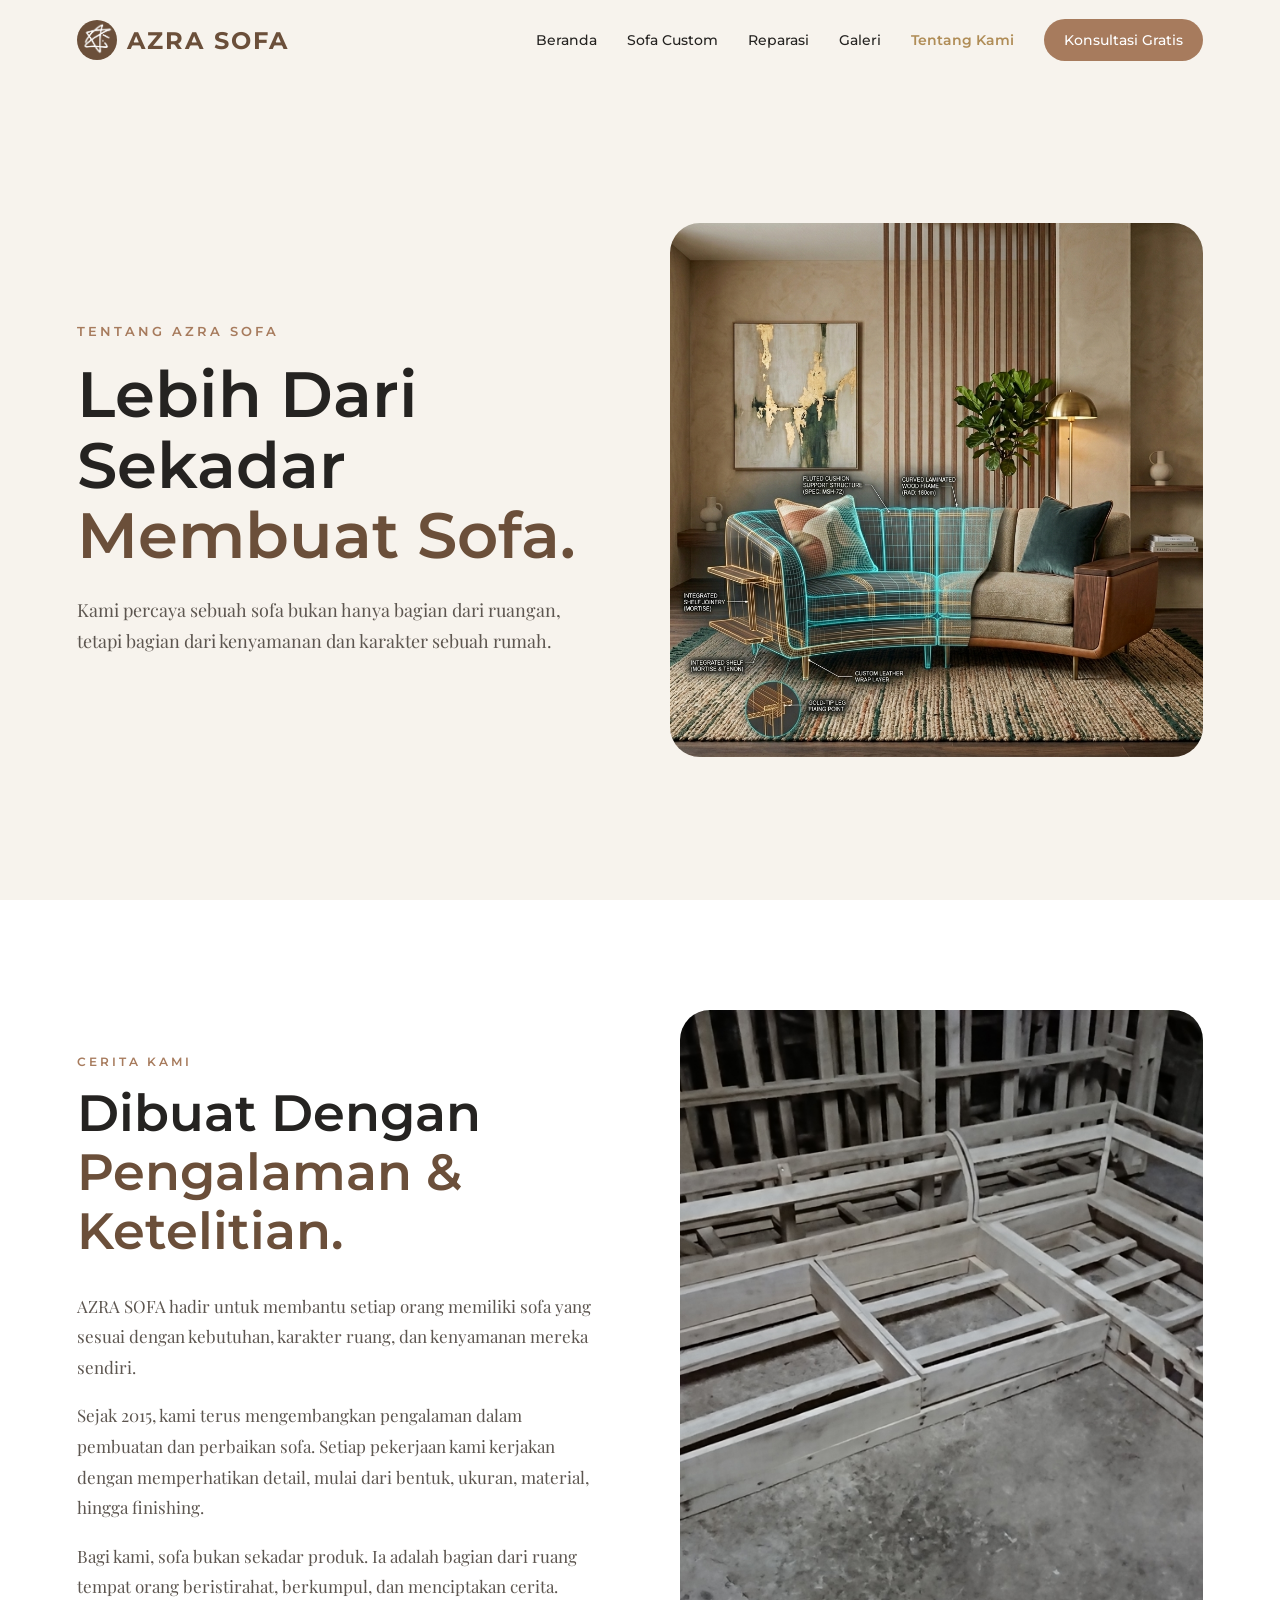
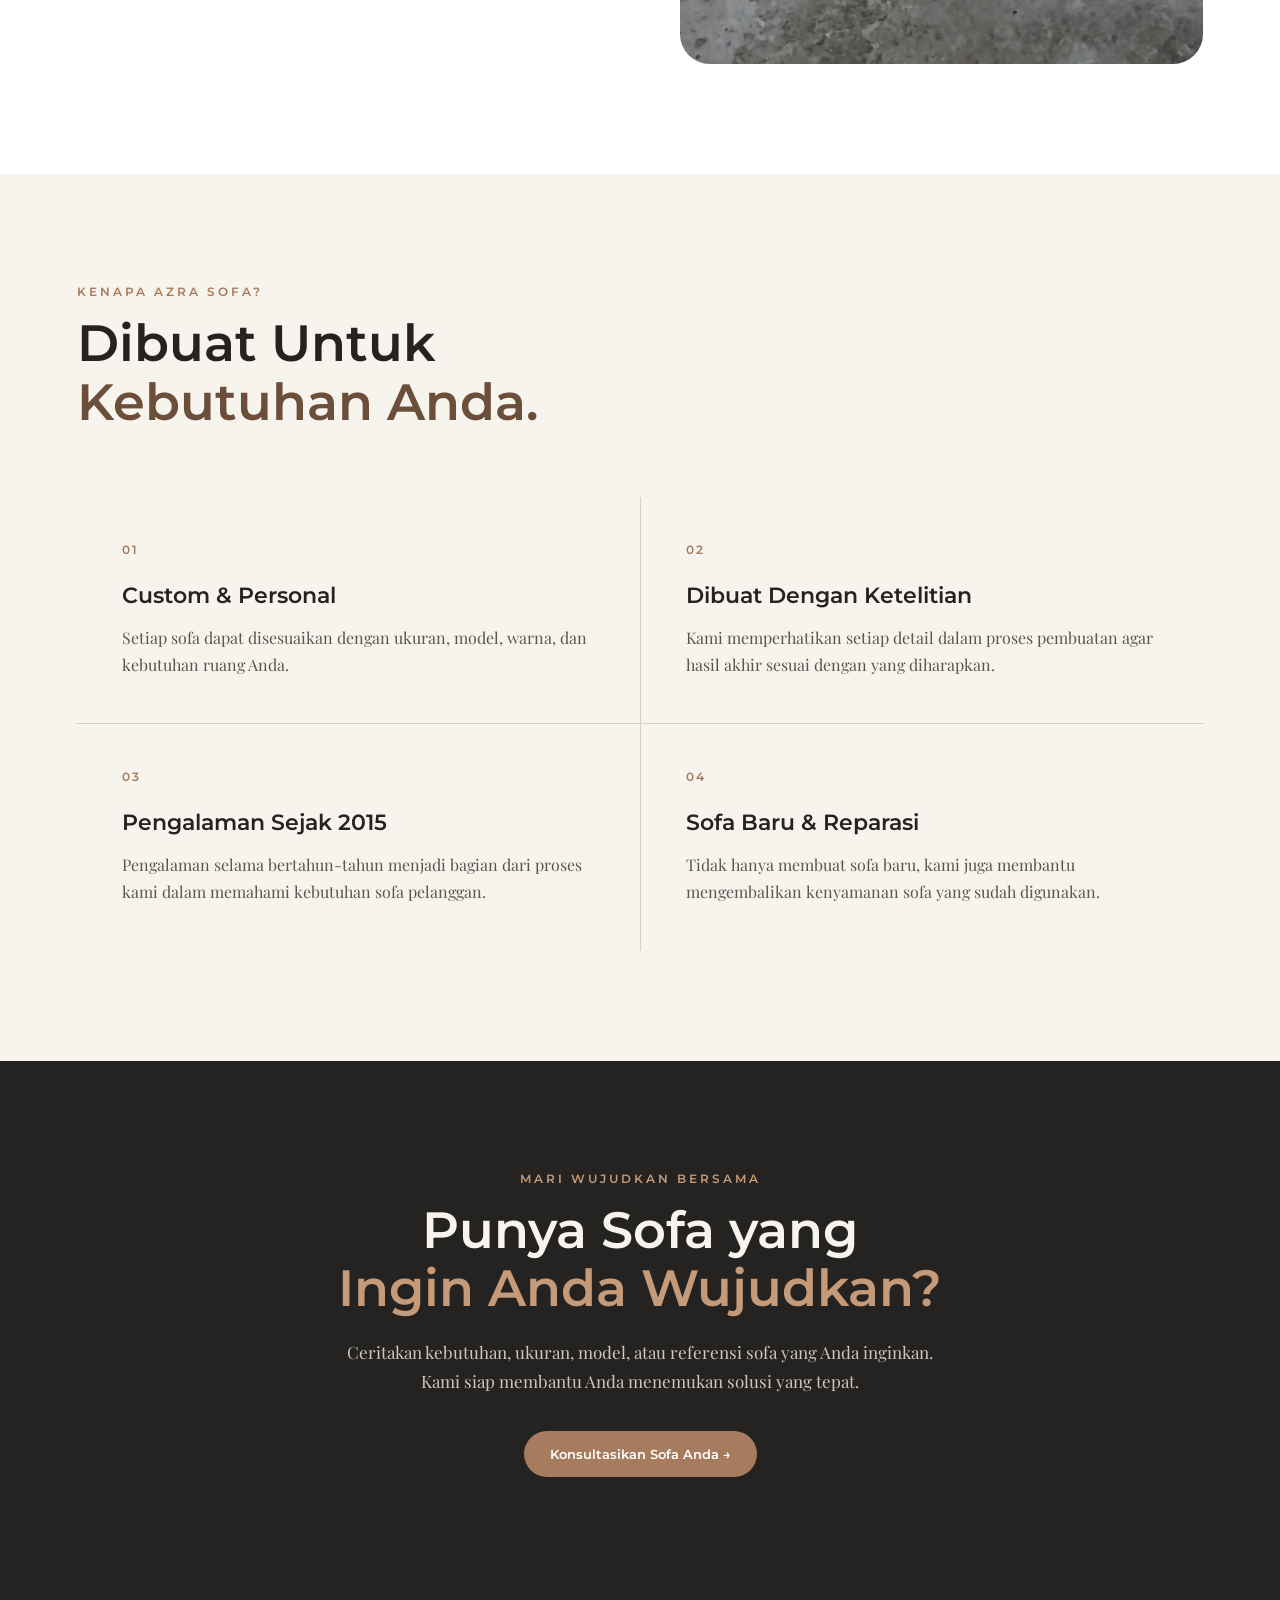
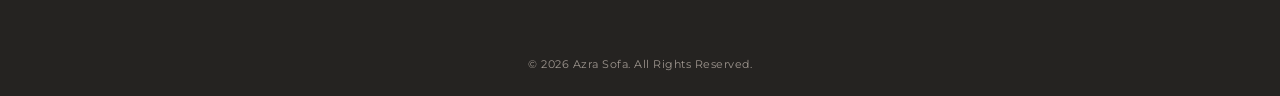
<file: about.html>
<!doctype html>
<html lang="en" data-bs-theme="dark">

<head>
    <meta charset="utf-8">
    <meta name="viewport" content="width=device-width, initial-scale=1">
    <title>AZRA SOFA</title>
    <link rel="preconnect" href="https://fonts.googleapis.com">
    <link rel="preconnect" href="https://fonts.gstatic.com" crossorigin>

    <link
        href="https://fonts.googleapis.com/css2?family=Montserrat:wght@400;500;600;700&family=Playfair+Display:wght@400;500;600&display=swap"
        rel="stylesheet">

    <link rel="stylesheet" href="css/style.css">
    <link rel="stylesheet" href="css/about.css">
</head>

<body>
    <!-- Navigation Bar Start -->
    <nav class="navbar">

        <a href="index.html" class="logo">
            <img src="assets/image/logo/Azra Sofa logo.png" alt="AZRA SOFA Logo">
            AZRA SOFA
        </a>

        <div class="nav-menu">

            <a href="index.html">Beranda</a>

            <a href="custom.html">Sofa Custom</a>

            <a href="repair.html">Reparasi</a>

            <a href="gallery.html">Galeri</a>

            <a href="about.html">Tentang Kami</a>

            <a href="contact.html" class="btn-konsultasi">
                Konsultasi Gratis
            </a>

        </div>

        <button class="menu-toggle" aria-label="Buka menu">
            <span></span>
            <span></span>
            <span></span>
        </button>

    </nav>
    <!-- Navigation Bar End -->

    <!-- Content Start -->

    <!-- ================= ABOUT HERO ================= -->

    <section class="about-hero">

        <div class="about-hero-content">

            <span class="about-hero-subtitle">
                TENTANG AZRA SOFA
            </span>

            <h1>
                Lebih Dari Sekadar
                <span>Membuat Sofa.</span>
            </h1>

            <p>
                Kami percaya sebuah sofa bukan hanya bagian dari ruangan,
                tetapi bagian dari kenyamanan dan karakter sebuah rumah.
            </p>

        </div>

        <div class="about-hero-image">

            <img src="assets/image/hero/hero3-wireframe.jpg" alt="Azra Sofa">

        </div>

    </section>
    <!-- ================= ABOUT HERO END ================= -->

    <!-- ================= ABOUT STORY START ================= -->

    <section class="about-story">

        <div class="about-story-content">

            <span class="section-label">
                CERITA KAMI
            </span>

            <h2>
                Dibuat Dengan
                <span>Pengalaman & Ketelitian.</span>
            </h2>

            <p>
                AZRA SOFA hadir untuk membantu setiap orang memiliki
                sofa yang sesuai dengan kebutuhan, karakter ruang, dan
                kenyamanan mereka sendiri.
            </p>

            <p>
                Sejak 2015, kami terus mengembangkan pengalaman dalam
                pembuatan dan perbaikan sofa. Setiap pekerjaan kami
                kerjakan dengan memperhatikan detail, mulai dari bentuk,
                ukuran, material, hingga finishing.
            </p>

            <p>
                Bagi kami, sofa bukan sekadar produk. Ia adalah bagian
                dari ruang tempat orang beristirahat, berkumpul, dan
                menciptakan cerita.
            </p>

        </div>


        <div class="about-story-image">

            <img src="assets/image/custom-sofa/process.jpg" alt="Proses pembuatan sofa Azra Sofa">

        </div>

    </section>

    <!-- ================= ABOUT STORY END ================= -->

    <!-- ================= ABOUT VALUES ================= -->

    <section class="about-values">

        <div class="about-values-header">

            <span class="section-label">
                KENAPA AZRA SOFA?
            </span>

            <h2>
                Dibuat Untuk
                <span>Kebutuhan Anda.</span>
            </h2>

        </div>


        <div class="about-values-grid">

            <div class="about-value">

                <span class="about-value-number">
                    01
                </span>

                <h3>
                    Custom & Personal
                </h3>

                <p>
                    Setiap sofa dapat disesuaikan dengan ukuran,
                    model, warna, dan kebutuhan ruang Anda.
                </p>

            </div>


            <div class="about-value">

                <span class="about-value-number">
                    02
                </span>

                <h3>
                    Dibuat Dengan Ketelitian
                </h3>

                <p>
                    Kami memperhatikan setiap detail dalam proses
                    pembuatan agar hasil akhir sesuai dengan yang
                    diharapkan.
                </p>

            </div>


            <div class="about-value">

                <span class="about-value-number">
                    03
                </span>

                <h3>
                    Pengalaman Sejak 2015
                </h3>

                <p>
                    Pengalaman selama bertahun-tahun menjadi bagian
                    dari proses kami dalam memahami kebutuhan sofa
                    pelanggan.
                </p>

            </div>


            <div class="about-value">

                <span class="about-value-number">
                    04
                </span>

                <h3>
                    Sofa Baru & Reparasi
                </h3>

                <p>
                    Tidak hanya membuat sofa baru, kami juga membantu
                    mengembalikan kenyamanan sofa yang sudah digunakan.
                </p>

            </div>

        </div>

    </section>

    <!-- ================= ABOUT VALUES END ================= -->

    <!-- ================= ABOUT CTA ================= -->

    <section class="cta">

        <div class="cta-content">

            <p class="section-label">
                MARI WUJUDKAN BERSAMA
            </p>

            <h2>
                Punya Sofa yang
                <span>Ingin Anda Wujudkan?</span>
            </h2>

            <p>
                Ceritakan kebutuhan, ukuran, model, atau referensi
                sofa yang Anda inginkan. Kami siap membantu Anda
                menemukan solusi yang tepat.
            </p>

            <a href="contact.html" class="cta-button">
                Konsultasikan Sofa Anda →
            </a>

        </div>

    </section>

    <!-- ================= ABOUT CTA END ================= -->

    <!-- ================= FOOTER START ================= -->
    <footer class="footer">

        <p>
            © 2026 Azra Sofa. All Rights Reserved.
        </p>

    </footer>
    <!-- ================= FOOTER END ================= -->

    <!-- Content End -->
    <button id="backToTop" aria-label="Kembali ke atas">
        ↑
    </button>

    <script src="js/main.js"></script>

    <script>
        const menuToggle = document.querySelector('.menu-toggle');
        const navMenu = document.querySelector('.nav-menu');

        menuToggle.addEventListener('click', () => {
            menuToggle.classList.toggle('active');
            navMenu.classList.toggle('active');
        });
    </script>

</body>

</html>
</file>
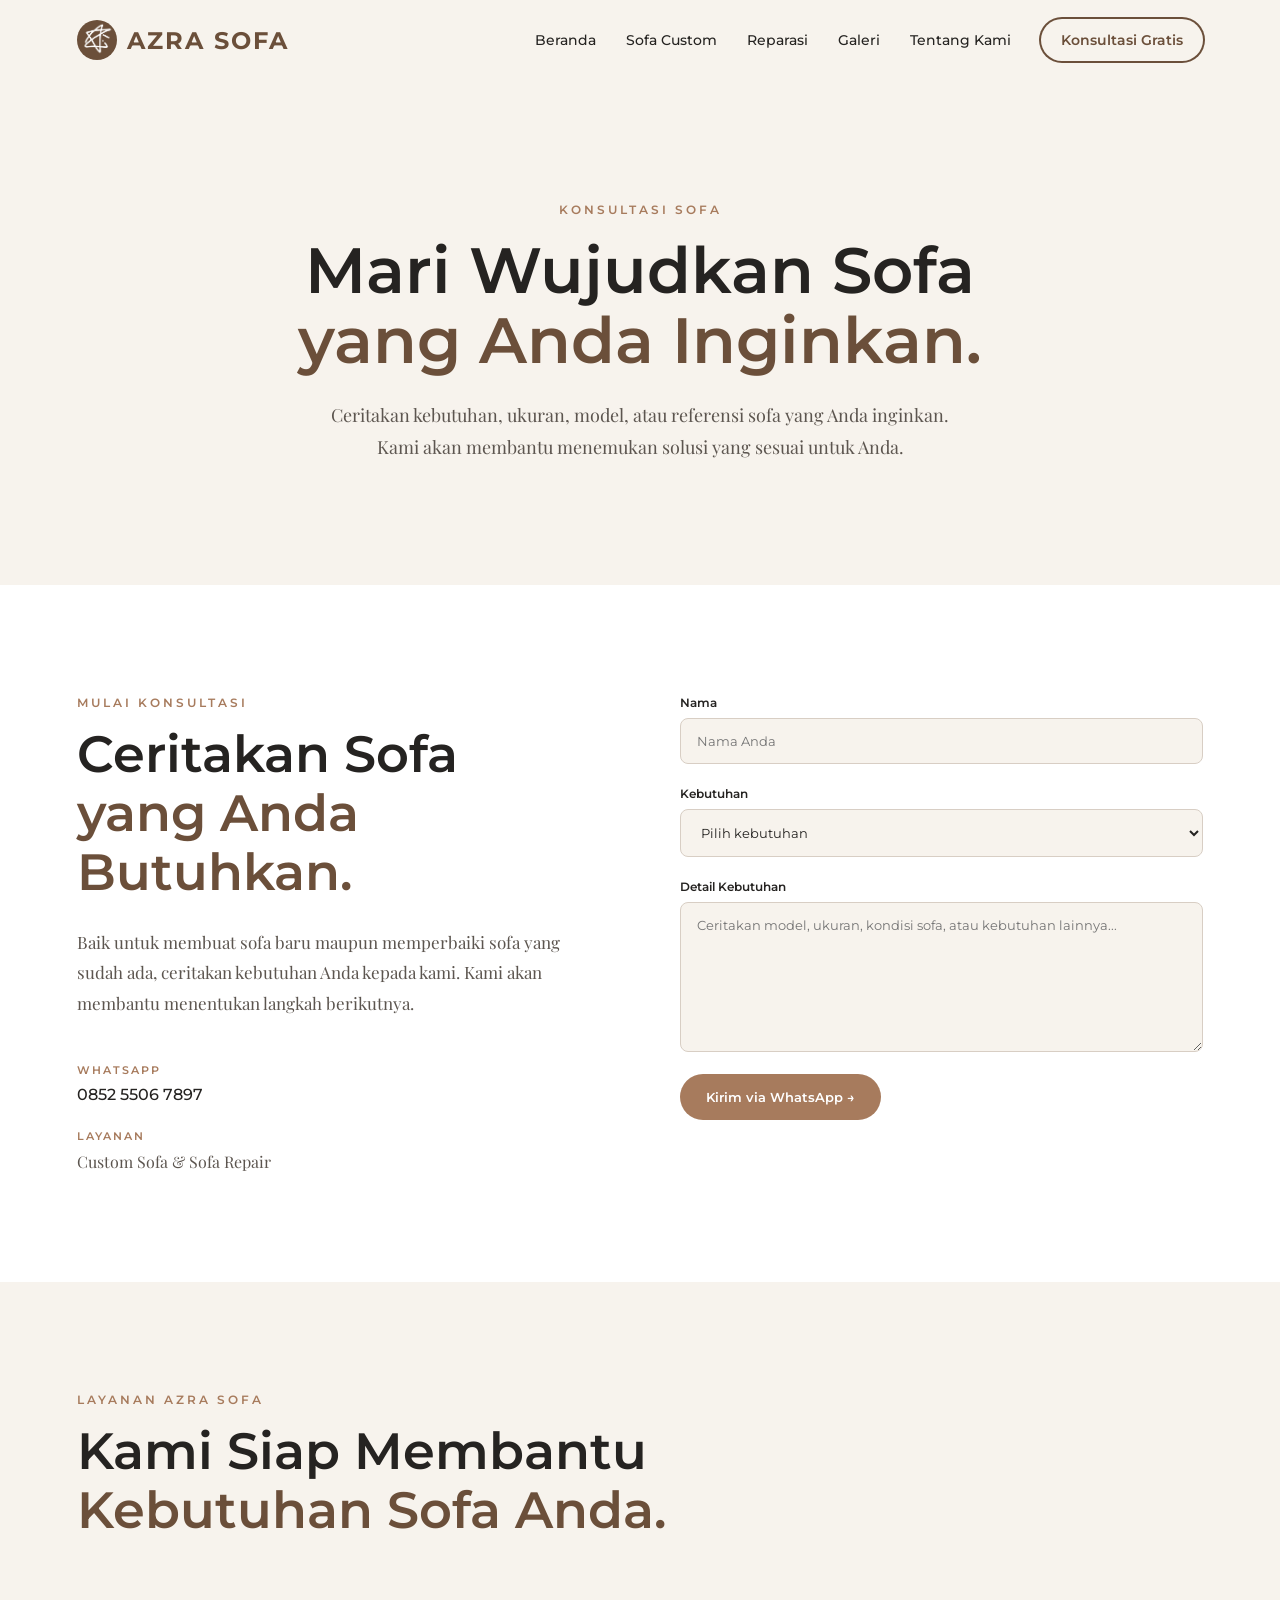
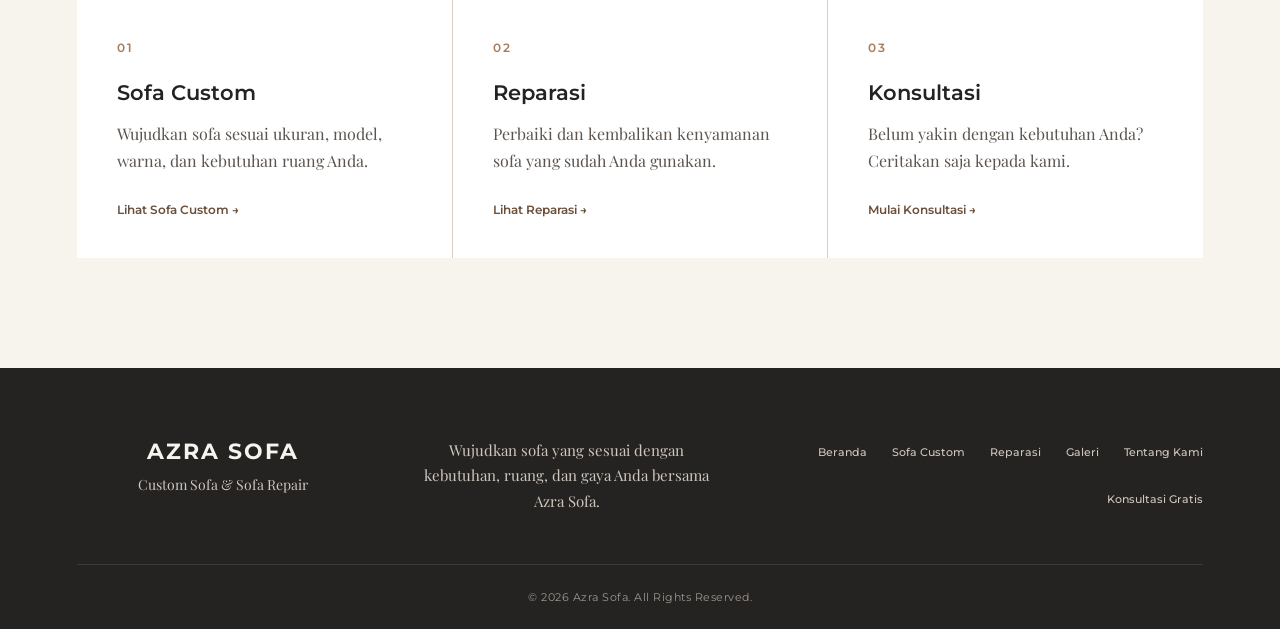
<file: contact.html>
<!doctype html>
<html lang="id">

<head>
    <meta charset="utf-8">
    <meta name="viewport" content="width=device-width, initial-scale=1">
    <title>AZRA SOFA</title>
    <link rel="preconnect" href="https://fonts.googleapis.com">
    <link rel="preconnect" href="https://fonts.gstatic.com" crossorigin>

    <link
        href="https://fonts.googleapis.com/css2?family=Montserrat:wght@400;500;600;700&family=Playfair+Display:wght@400;500;600&display=swap"
        rel="stylesheet">

    <link rel="stylesheet" href="css/style.css">
    <link rel="stylesheet" href="css/contact.css">
</head>

<body>
    <!-- Navigation Bar Start -->
    <nav class="navbar">

        <a href="index.html" class="logo">
            <img src="assets/image/logo/Azra Sofa logo.png" alt="AZRA SOFA Logo">
            AZRA SOFA
        </a>

        <div class="nav-menu">

            <a href="index.html">Beranda</a>

            <a href="custom.html">Sofa Custom</a>

            <a href="repair.html">Reparasi</a>

            <a href="gallery.html">Galeri</a>

            <a href="about.html">Tentang Kami</a>

            <a href="contact.html" class="btn-konsultasi">
                Konsultasi Gratis
            </a>

        </div>

        <button class="menu-toggle" aria-label="Buka menu">
            <span></span>
            <span></span>
            <span></span>
        </button>

    </nav>
    <!-- Navigation Bar End -->

    <!-- Content Start -->

    <!-- ================= CONTACT HERO ================= -->

    <section class="contact-hero">

        <div class="contact-hero-content">

            <span class="contact-hero-subtitle">
                KONSULTASI SOFA
            </span>

            <h1>
                Mari Wujudkan Sofa
                <span>yang Anda Inginkan.</span>
            </h1>

            <p>
                Ceritakan kebutuhan, ukuran, model, atau referensi
                sofa yang Anda inginkan. Kami akan membantu
                menemukan solusi yang sesuai untuk Anda.
            </p>

        </div>

    </section>

    <!-- ================= CONTACT HERO END ================= -->

    <!-- ================= CONTACT CONSULTATION ================= -->

    <section class="contact-consultation">

        <div class="contact-info">

            <span class="section-label">
                MULAI KONSULTASI
            </span>

            <h2>
                Ceritakan Sofa
                <span>yang Anda Butuhkan.</span>
            </h2>

            <p>
                Baik untuk membuat sofa baru maupun memperbaiki sofa
                yang sudah ada, ceritakan kebutuhan Anda kepada kami.
                Kami akan membantu menentukan langkah berikutnya.
            </p>


            <div class="contact-details">

                <div class="contact-detail">

                    <span class="contact-detail-label">
                        WHATSAPP
                    </span>

                    <a href="https://wa.me/6285255067897" target="_blank">
                        0852 5506 7897
                    </a>

                </div>


                <div class="contact-detail">

                    <span class="contact-detail-label">
                        LAYANAN
                    </span>

                    <p>
                        Custom Sofa & Sofa Repair
                    </p>

                </div>

            </div>

        </div>


        <div class="contact-form-wrapper">

            <form id="contactForm" class="contact-form">

                <div class="form-group">

                    <label for="contactName">
                        Nama
                    </label>

                    <input type="text" id="contactName" placeholder="Nama Anda" required>

                </div>


                <div class="form-group">

                    <label for="contactService">
                        Kebutuhan
                    </label>

                    <select id="contactService" required>

                        <option value="" disabled selected>
                            Pilih kebutuhan
                        </option>

                        <option value="Custom Sofa">
                            Sofa Custom
                        </option>

                        <option value="Sofa Repair">
                            Reparasi Sofa
                        </option>

                        <option value="Konsultasi">
                            Konsultasi Umum
                        </option>

                    </select>

                </div>


                <div class="form-group">

                    <label for="contactMessage">
                        Detail Kebutuhan
                    </label>

                    <textarea id="contactMessage" rows="6"
                        placeholder="Ceritakan model, ukuran, kondisi sofa, atau kebutuhan lainnya..."
                        required></textarea>

                </div>


                <button type="submit" class="contact-submit">
                    Kirim via WhatsApp →
                </button>

            </form>

        </div>

    </section>

    <!-- ================= CONTACT CONSULTATION END ================= -->

    <!-- ================= CONTACT SERVICES ================= -->

    <section class="contact-services">

        <div class="contact-services-header">

            <span class="section-label">
                LAYANAN AZRA SOFA
            </span>

            <h2>
                Kami Siap Membantu
                <span>Kebutuhan Sofa Anda.</span>
            </h2>

        </div>


        <div class="contact-services-grid">

            <div class="contact-service">

                <span class="contact-service-number">
                    01
                </span>

                <h3>
                    Sofa Custom
                </h3>

                <p>
                    Wujudkan sofa sesuai ukuran, model,
                    warna, dan kebutuhan ruang Anda.
                </p>

                <a href="custom.html">
                    Lihat Sofa Custom →
                </a>

            </div>


            <div class="contact-service">

                <span class="contact-service-number">
                    02
                </span>

                <h3>
                    Reparasi
                </h3>

                <p>
                    Perbaiki dan kembalikan kenyamanan sofa
                    yang sudah Anda gunakan.
                </p>

                <a href="repair.html">
                    Lihat Reparasi →
                </a>

            </div>


            <div class="contact-service">

                <span class="contact-service-number">
                    03
                </span>

                <h3>
                    Konsultasi
                </h3>

                <p>
                    Belum yakin dengan kebutuhan Anda?
                    Ceritakan saja kepada kami.
                </p>

                <a href="#contactForm">
                    Mulai Konsultasi →
                </a>

            </div>

        </div>

    </section>

    <!-- ================= CONTACT SERVICES END ================= -->

    <!-- ================= FOOTER ================= -->

    <footer class="footer">

        <div class="footer-content">

            <div class="footer-brand">

                <a href="index.html" class="footer-logo">
                    AZRA SOFA
                </a>

                <p>
                    Custom Sofa & Sofa Repair
                </p>

            </div>


            <div class="footer-description">

                <p>
                    Wujudkan sofa yang sesuai dengan kebutuhan,
                    ruang, dan gaya Anda bersama Azra Sofa.
                </p>

            </div>


            <div class="footer-links">

                <a href="index.html">
                    Beranda
                </a>

                <a href="custom.html">
                    Sofa Custom
                </a>

                <a href="repair.html">
                    Reparasi
                </a>

                <a href="gallery.html">
                    Galeri
                </a>

                <a href="about.html">
                    Tentang Kami
                </a>

                <a href="contact.html">
                    Konsultasi Gratis
                </a>

            </div>

        </div>


        <div class="footer-bottom">

            <p>
                © 2026 Azra Sofa. All Rights Reserved.
            </p>

        </div>

    </footer>

    <!-- ================= FOOTER END ================= -->

    <!-- Content End -->
    <button id="backToTop" aria-label="Kembali ke atas">
        ↑
    </button>

    <script src="js/main.js"></script>

    <script>
        const menuToggle = document.querySelector('.menu-toggle');
        const navMenu = document.querySelector('.nav-menu');

        menuToggle.addEventListener('click', () => {
            menuToggle.classList.toggle('active');
            navMenu.classList.toggle('active');
        });
    </script>

    <script>

        const contactForm =
            document.getElementById("contactForm");


        contactForm.addEventListener(
            "submit",
            function (event) {

                event.preventDefault();


                const name =
                    document.getElementById("contactName").value.trim();


                const service =
                    document.getElementById("contactService").value;


                const message =
                    document.getElementById("contactMessage").value.trim();


                const whatsappNumber =
                    "6285255067897";


                const whatsappMessage =
                    `Halo Azra Sofa,

Nama: ${name}
Kebutuhan: ${service}

Detail:
${message}

Saya ingin berkonsultasi mengenai sofa.`;


                const whatsappURL =
                    `https://wa.me/${whatsappNumber}?text=${encodeURIComponent(whatsappMessage)}`;


                window.open(
                    whatsappURL,
                    "_blank"
                );

            }
        );

    </script>

</body>

</html>
</file>
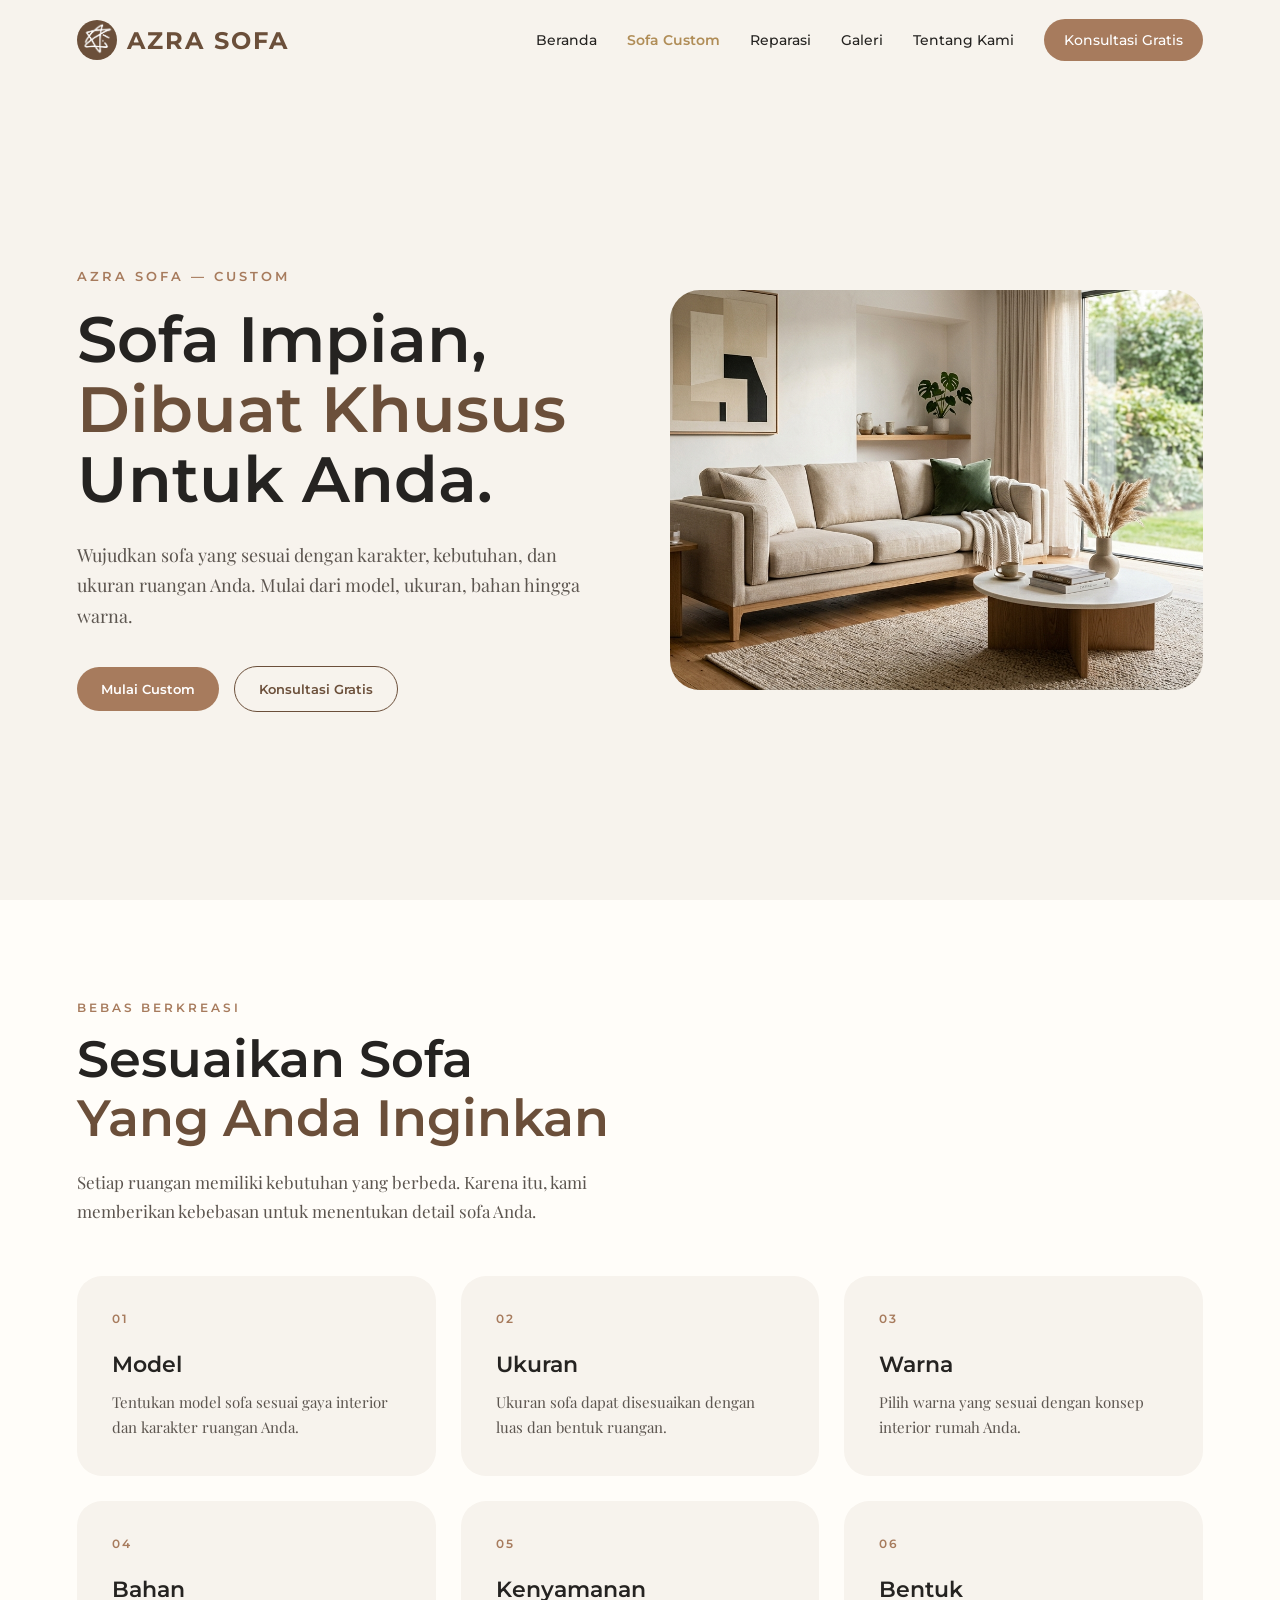
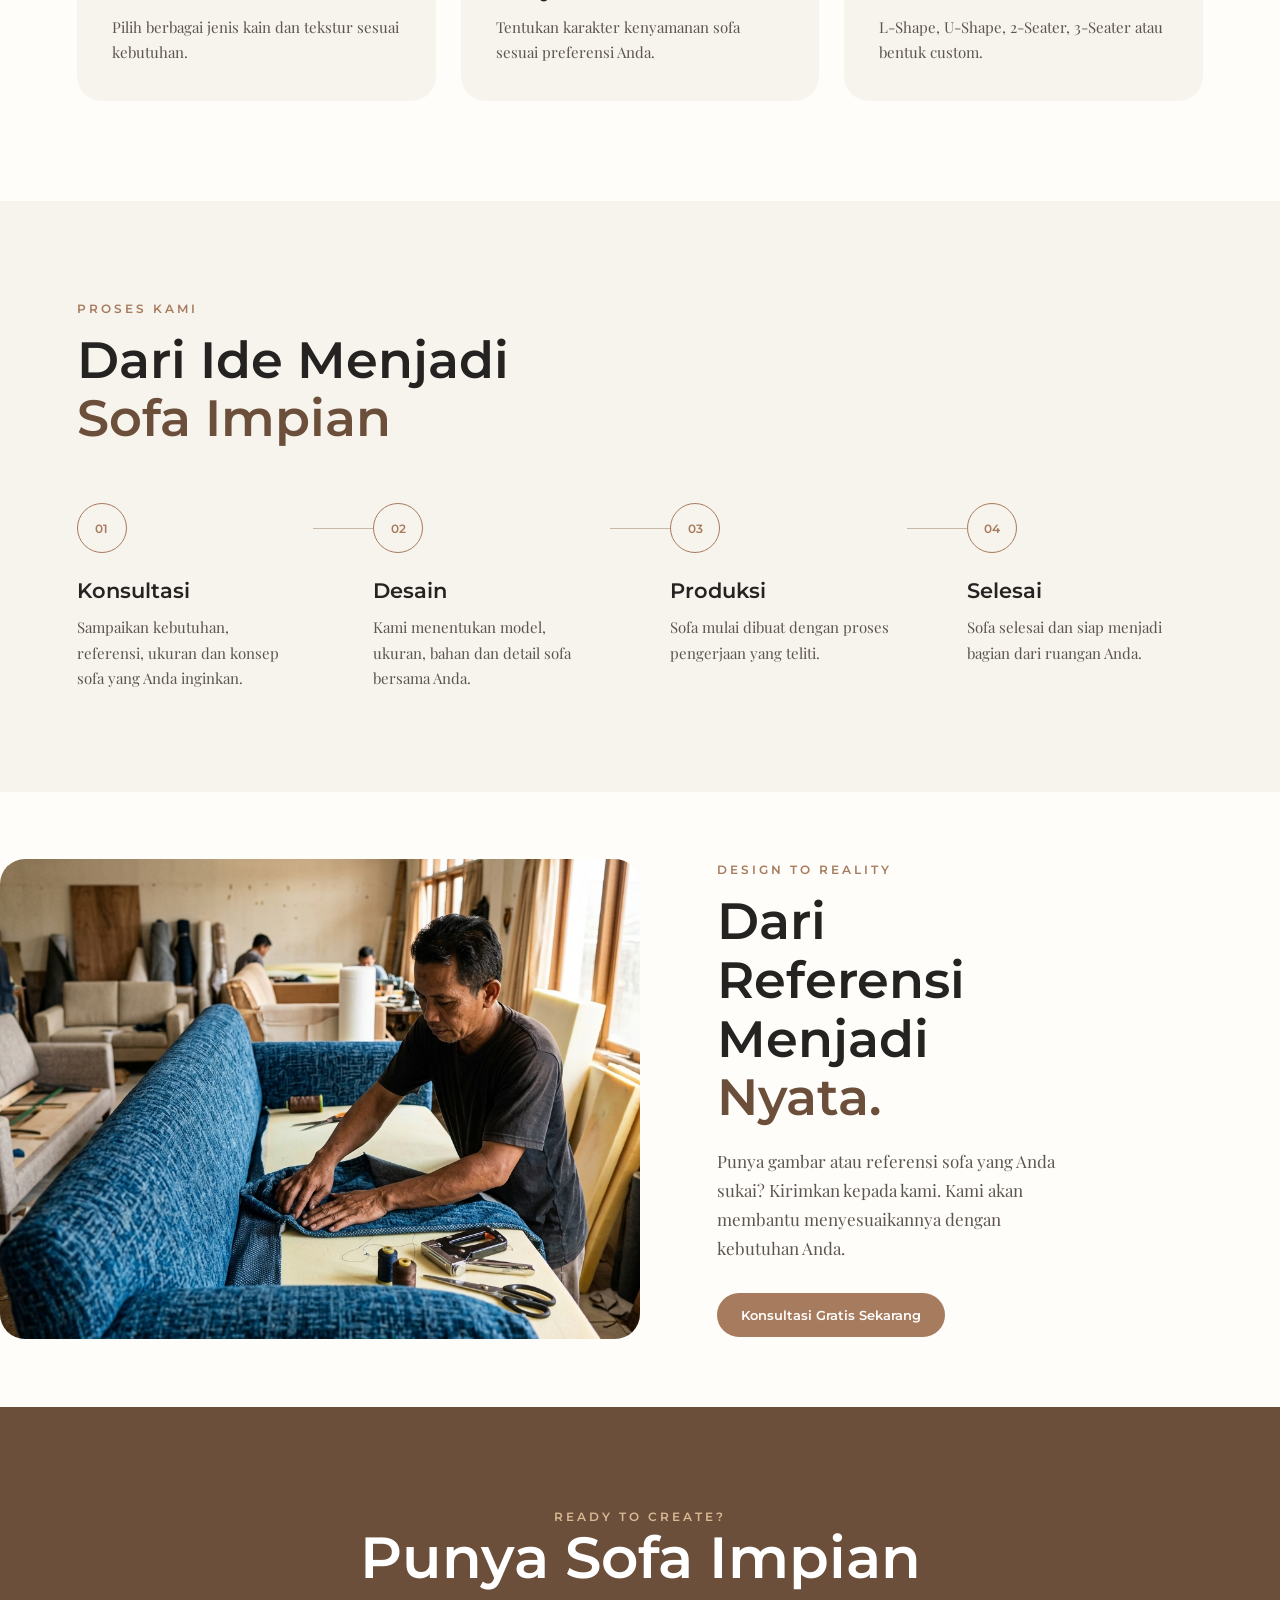
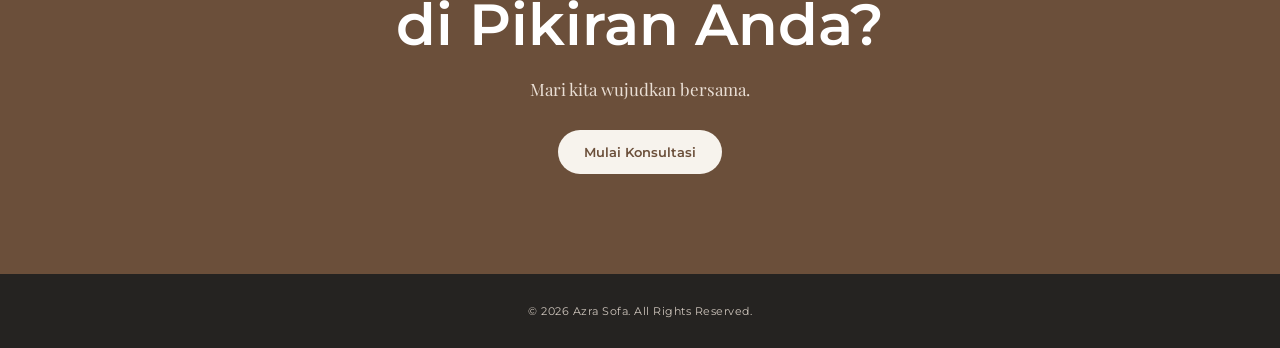
<file: custom.html>
<!doctype html>
<html lang="id">

<head>
    <meta charset="utf-8">
    <meta name="viewport" content="width=device-width, initial-scale=1">
    <title>AZRA SOFA</title>
    <link rel="preconnect" href="https://fonts.googleapis.com">
    <link rel="preconnect" href="https://fonts.gstatic.com" crossorigin>

    <link
        href="https://fonts.googleapis.com/css2?family=Montserrat:wght@400;500;600;700&family=Playfair+Display:wght@400;500;600&display=swap"
        rel="stylesheet">

    <link rel="stylesheet" href="css/style.css">
    <link rel="stylesheet" href="css/custom.css">
</head>

<body>
    <!-- Navigation Bar Start -->
    <nav class="navbar">

        <a href="index.html" class="logo">
            <img src="assets/image/logo/Azra Sofa logo.png" alt="AZRA SOFA Logo">
            AZRA SOFA
        </a>

        <div class="nav-menu">

            <a href="index.html">Beranda</a>

            <a href="custom.html">Sofa Custom</a>

            <a href="repair.html">Reparasi</a>

            <a href="gallery.html">Galeri</a>

            <a href="about.html">Tentang Kami</a>

            <a href="contact.html" class="btn-konsultasi">
                Konsultasi Gratis
            </a>

        </div>

        <button class="menu-toggle" aria-label="Buka menu">
            <span></span>
            <span></span>
            <span></span>
        </button>

    </nav>
    <!-- Navigation Bar End -->

    <!-- Content Start -->

    <section class="custom-hero">

        <div class="custom-hero-content">

            <span class="section-label">
                AZRA SOFA — CUSTOM
            </span>

            <h1>
                Sofa Impian,<br>
                <span>Dibuat Khusus</span> Untuk Anda.
            </h1>

            <p>
                Wujudkan sofa yang sesuai dengan karakter,
                kebutuhan, dan ukuran ruangan Anda.
                Mulai dari model, ukuran, bahan hingga warna.
            </p>

            <div class="hero-buttons">
                <a href="#custom-options" class="btn-primary">
                    Mulai Custom
                </a>

                <a href="contact.html" class="btn-secondary">
                    Konsultasi Gratis
                </a>
            </div>

        </div>


        <div class="custom-hero-image">

            <img src="assets/image/custom-sofa/custom2.jpg" alt="Custom Sofa Azra Sofa">

        </div>

    </section>


    <!-- ================= CUSTOM OPTIONS ================= -->
    <section class="custom-options" id="custom-options">

        <div class="section-heading">

            <span class="section-label">
                BEBAS BERKREASI
            </span>

            <h2>
                Sesuaikan Sofa<br>
                <span>Yang Anda Inginkan</span>
            </h2>

            <p>
                Setiap ruangan memiliki kebutuhan yang berbeda.
                Karena itu, kami memberikan kebebasan untuk
                menentukan detail sofa Anda.
            </p>

        </div>


        <div class="options-grid">

            <div class="option-card">

                <div class="option-number">01</div>

                <h3>Model</h3>

                <p>
                    Tentukan model sofa sesuai gaya
                    interior dan karakter ruangan Anda.
                </p>

            </div>


            <div class="option-card">

                <div class="option-number">02</div>

                <h3>Ukuran</h3>

                <p>
                    Ukuran sofa dapat disesuaikan
                    dengan luas dan bentuk ruangan.
                </p>

            </div>


            <div class="option-card">

                <div class="option-number">03</div>

                <h3>Warna</h3>

                <p>
                    Pilih warna yang sesuai dengan
                    konsep interior rumah Anda.
                </p>

            </div>


            <div class="option-card">

                <div class="option-number">04</div>

                <h3>Bahan</h3>

                <p>
                    Pilih berbagai jenis kain dan
                    tekstur sesuai kebutuhan.
                </p>

            </div>


            <div class="option-card">

                <div class="option-number">05</div>

                <h3>Kenyamanan</h3>

                <p>
                    Tentukan karakter kenyamanan
                    sofa sesuai preferensi Anda.
                </p>

            </div>


            <div class="option-card">

                <div class="option-number">06</div>

                <h3>Bentuk</h3>

                <p>
                    L-Shape, U-Shape, 2-Seater,
                    3-Seater atau bentuk custom.
                </p>

            </div>

        </div>

    </section>


    <!-- ================= PROCESS ================= -->
    <section class="custom-process">

        <div class="section-heading">

            <span class="section-label">
                PROSES KAMI
            </span>

            <h2>
                Dari Ide Menjadi<br>
                <span>Sofa Impian</span>
            </h2>

        </div>


        <div class="process-wrapper">

            <div class="process-item">

                <div class="process-number">01</div>

                <h3>Konsultasi</h3>

                <p>
                    Sampaikan kebutuhan, referensi,
                    ukuran dan konsep sofa yang Anda inginkan.
                </p>

            </div>


            <div class="process-line"></div>


            <div class="process-item">

                <div class="process-number">02</div>

                <h3>Desain</h3>

                <p>
                    Kami menentukan model, ukuran,
                    bahan dan detail sofa bersama Anda.
                </p>

            </div>


            <div class="process-line"></div>


            <div class="process-item">

                <div class="process-number">03</div>

                <h3>Produksi</h3>

                <p>
                    Sofa mulai dibuat dengan proses
                    pengerjaan yang teliti.
                </p>

            </div>


            <div class="process-line"></div>


            <div class="process-item">

                <div class="process-number">04</div>

                <h3>Selesai</h3>

                <p>
                    Sofa selesai dan siap menjadi
                    bagian dari ruangan Anda.
                </p>

            </div>

        </div>

    </section>


    <!-- ================= DESIGN TO REALITY ================= -->
    <section class="design-reality">

        <div class="reality-image">

            <img src="assets/image/custom-sofa/custom-process.jpg" alt="Proses pembuatan sofa custom">

        </div>


        <div class="reality-content">

            <span class="section-label">
                DESIGN TO REALITY
            </span>

            <h2>
                Dari Referensi<br>
                Menjadi <span>Nyata.</span>
            </h2>

            <p>
                Punya gambar atau referensi sofa yang Anda sukai?
                Kirimkan kepada kami. Kami akan membantu
                menyesuaikannya dengan kebutuhan Anda.
            </p>

            <a href="contact.html" class="btn-primary">
                Konsultasi Gratis Sekarang
            </a>

        </div>

    </section>


    <!-- ================= CTA ================= -->
    <section class="custom-cta">

        <div class="cta-content">

            <span class="section-label">
                READY TO CREATE?
            </span>

            <h2>
                Punya Sofa Impian<br>
                di Pikiran Anda?
            </h2>

            <p>
                Mari kita wujudkan bersama.
            </p>

            <a href="contact.html" class="btn-primary">
                Mulai Konsultasi
            </a>

        </div>

    </section>


    <!-- ================= FOOTER ================= -->
    <footer class="footer">

        <p>
            © 2026 Azra Sofa. All Rights Reserved.
        </p>

    </footer>

    <button id="backToTop" class="back-to-top" aria-label="Kembali ke atas">
        ↑
    </button>

    <script src="js/main.js"></script>
    <script>
        const menuToggle = document.querySelector('.menu-toggle');
        const navMenu = document.querySelector('.nav-menu');

        menuToggle.addEventListener('click', () => {
            menuToggle.classList.toggle('active');
            navMenu.classList.toggle('active');
        });
    </script>

</body>

</html>
</file>
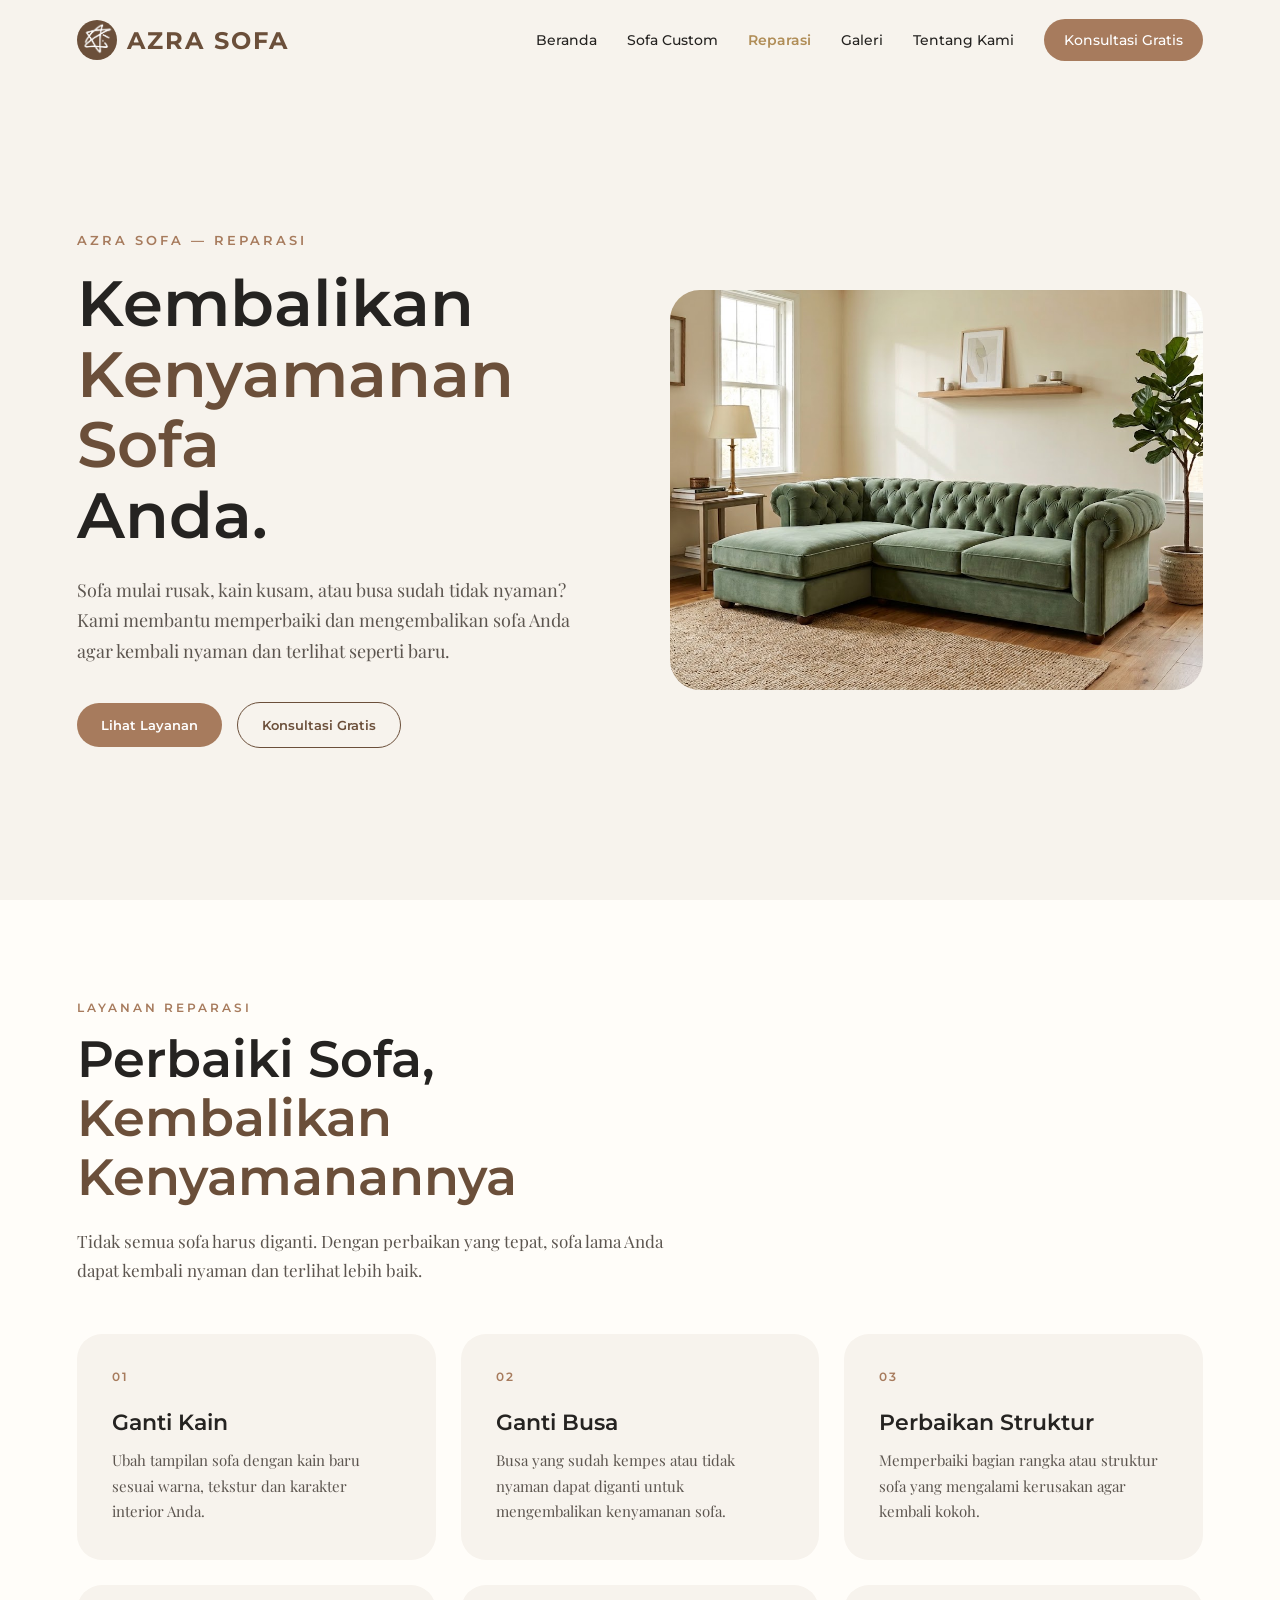
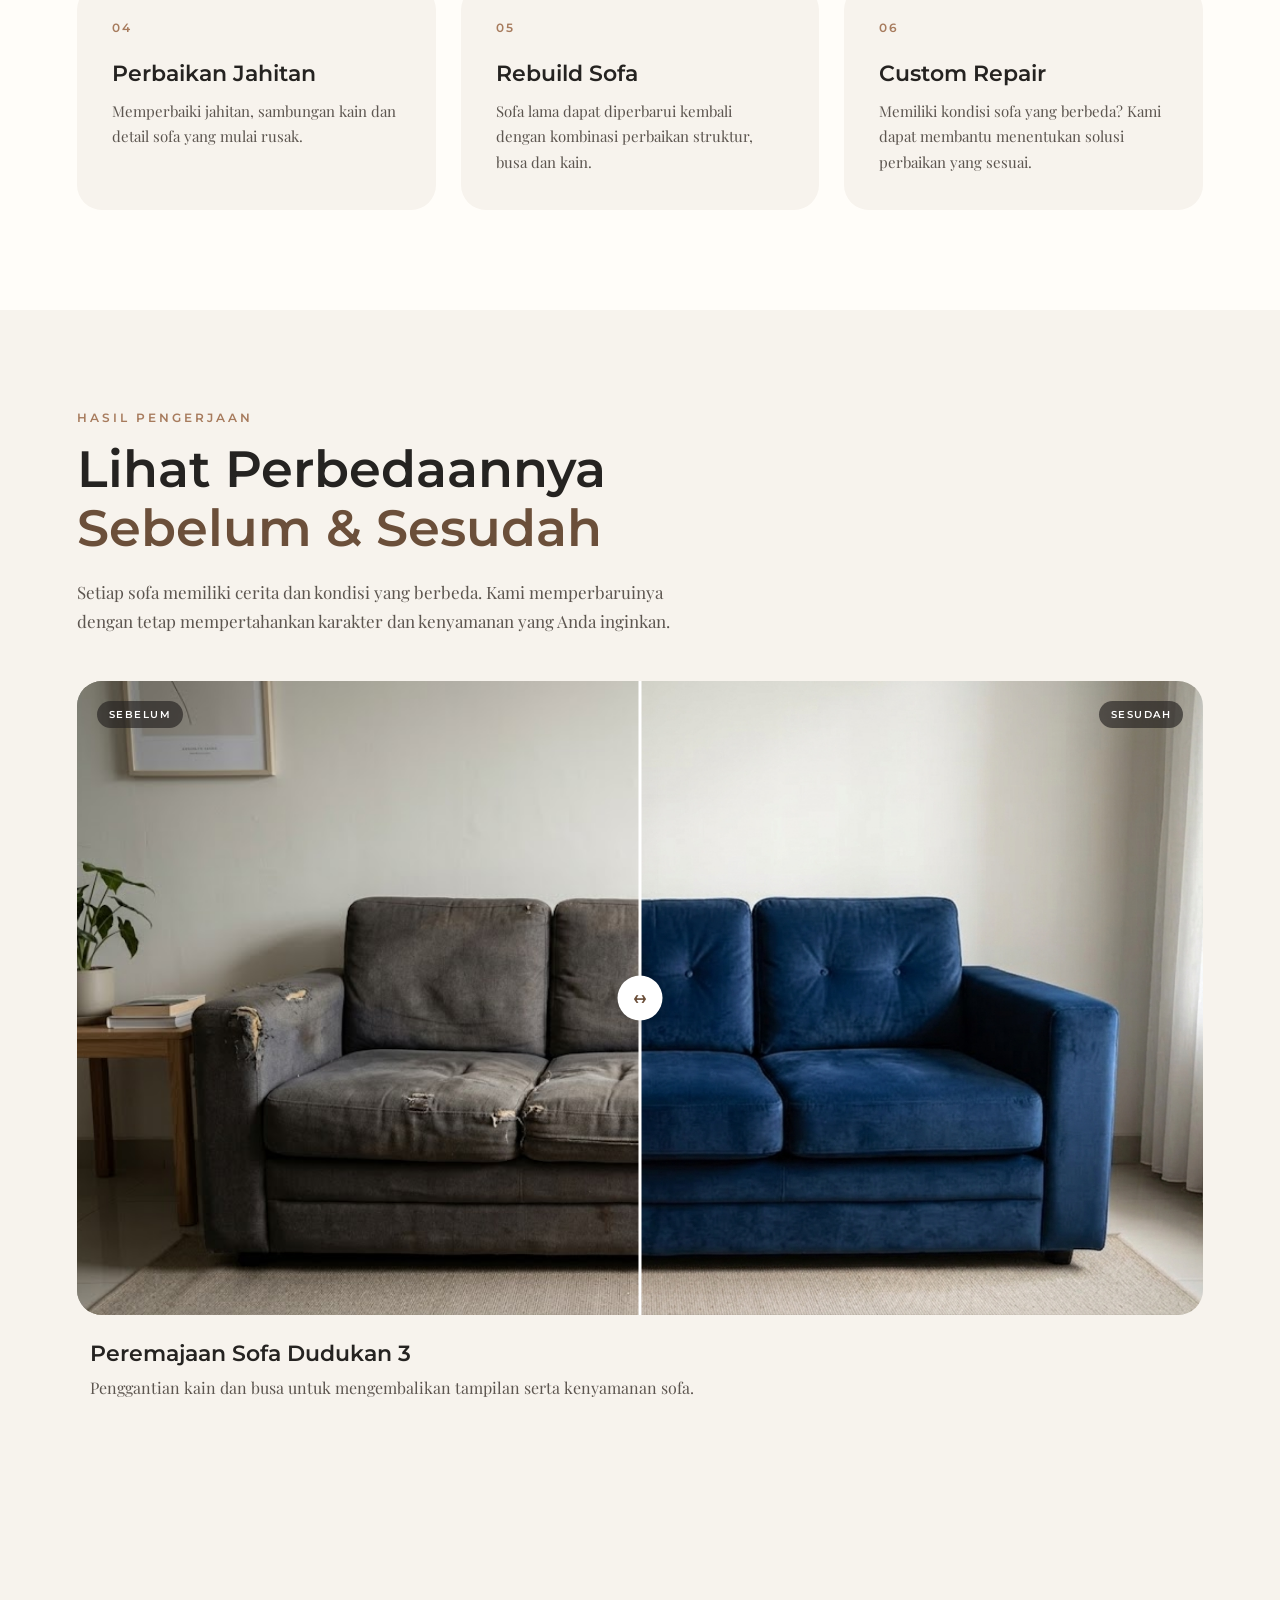
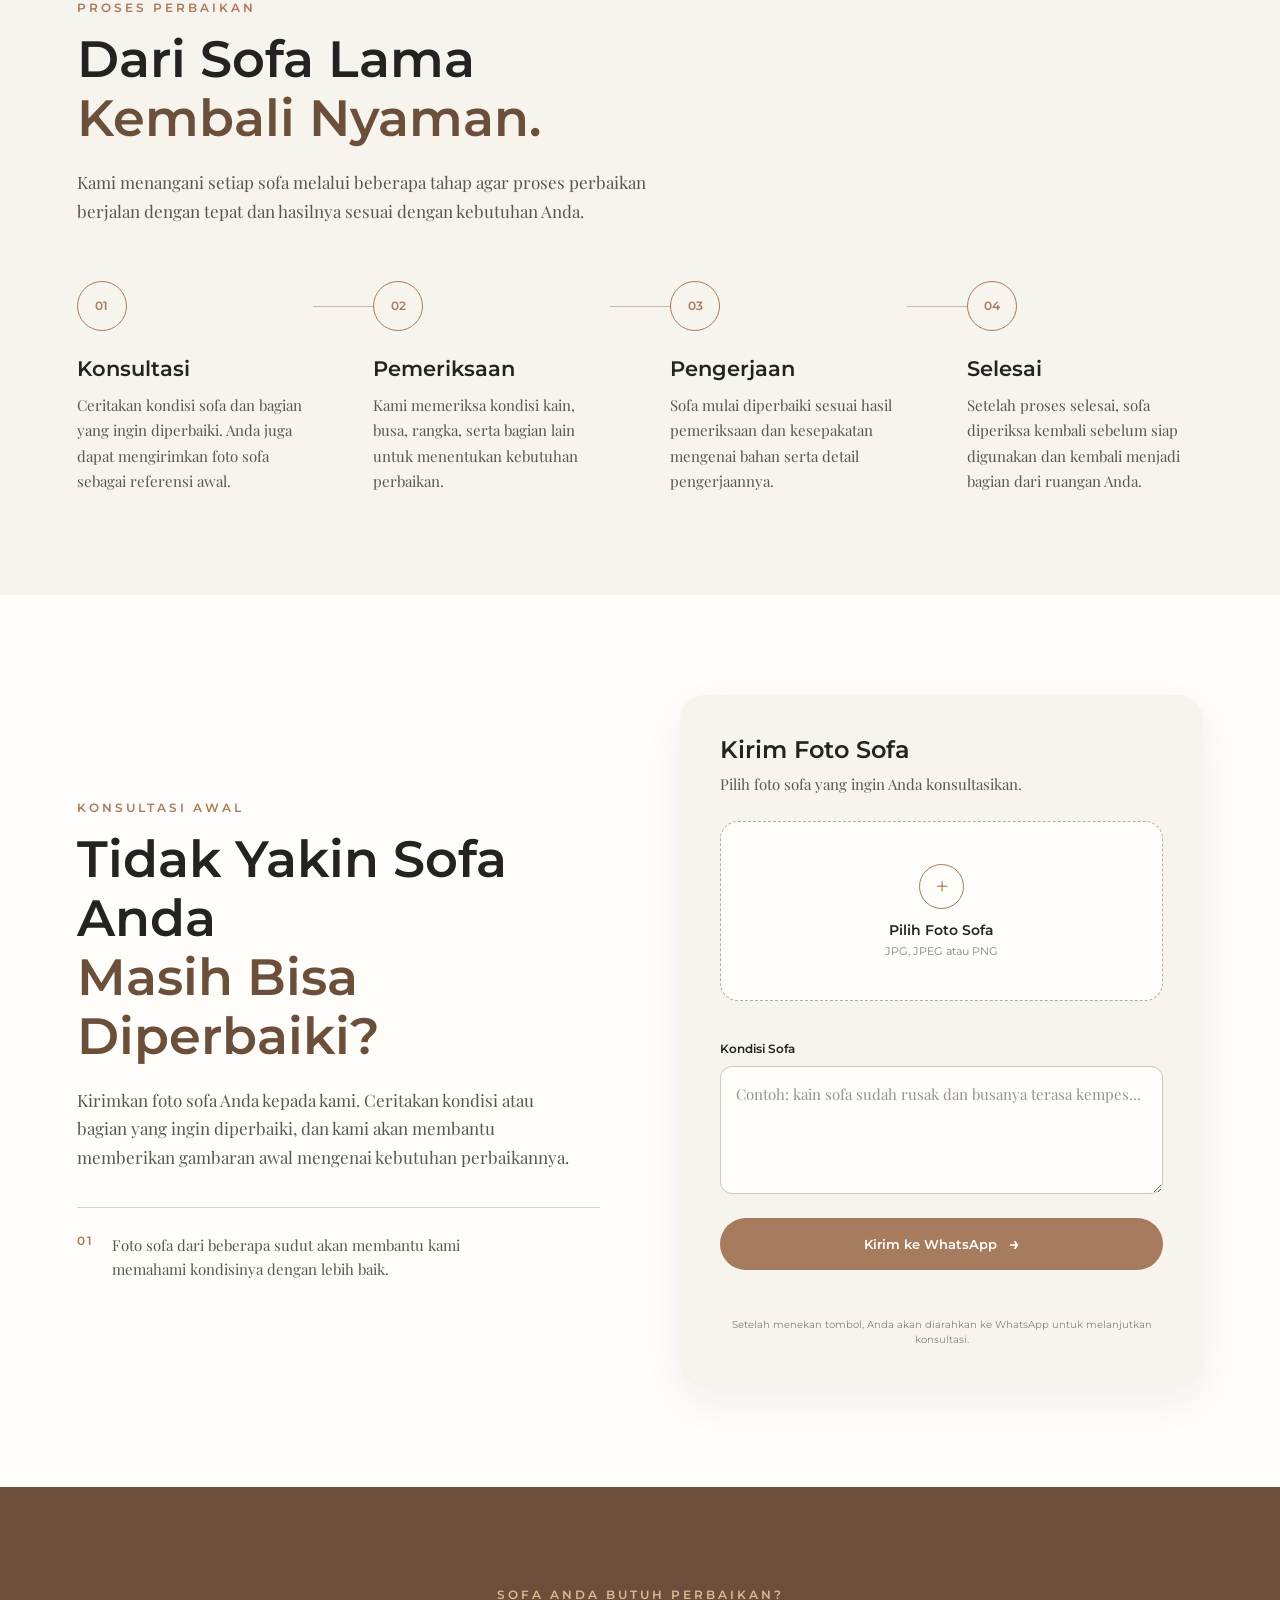
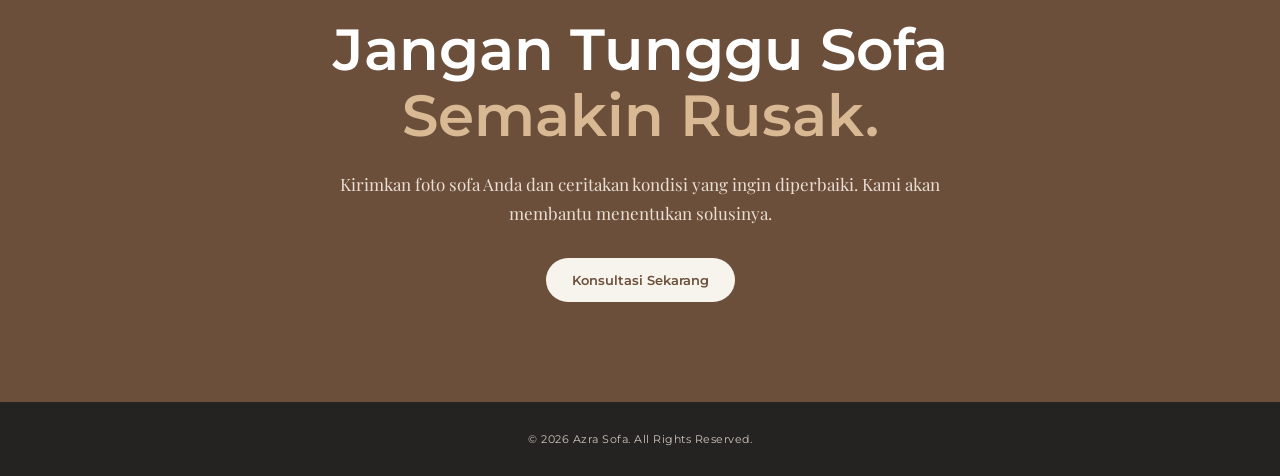
<file: repair.html>
<!doctype html>
<html lang="en" data-bs-theme="dark">

<head>
    <meta charset="utf-8">
    <meta name="viewport" content="width=device-width, initial-scale=1">
    <title>AZRA SOFA</title>
    <link rel="preconnect" href="https://fonts.googleapis.com">
    <link rel="preconnect" href="https://fonts.gstatic.com" crossorigin>

    <link
        href="https://fonts.googleapis.com/css2?family=Montserrat:wght@400;500;600;700&family=Playfair+Display:wght@400;500;600&display=swap"
        rel="stylesheet">

    <link rel="stylesheet" href="css/style.css">
    <link rel="stylesheet" href="css/repair.css">
</head>

<body>
    <!-- Navigation Bar Start -->
    <nav class="navbar">

        <a href="index.html" class="logo">
            <img src="assets/image/logo/Azra Sofa logo.png" alt="AZRA SOFA Logo">
            AZRA SOFA
        </a>

        <div class="nav-menu">

            <a href="index.html">Beranda</a>

            <a href="custom.html">Sofa Custom</a>

            <a href="repair.html">Reparasi</a>

            <a href="gallery.html">Galeri</a>

            <a href="about.html">Tentang Kami</a>

            <a href="contact.html" class="btn-konsultasi">
                Konsultasi Gratis
            </a>

        </div>

        <button class="menu-toggle" aria-label="Buka menu">
            <span></span>
            <span></span>
            <span></span>
        </button>

    </nav>
    <!-- Navigation Bar End -->

    <!-- Content Start -->

    <!-- ================= REPAIR HERO ================= -->

    <section class="repair-hero">

        <div class="repair-hero-content">

            <span class="section-label">
                AZRA SOFA — REPARASI
            </span>

            <h1>
                Kembalikan
                <span>Kenyamanan Sofa</span>
                Anda.
            </h1>

            <p>
                Sofa mulai rusak, kain kusam, atau busa sudah tidak
                nyaman? Kami membantu memperbaiki dan mengembalikan
                sofa Anda agar kembali nyaman dan terlihat seperti baru.
            </p>

            <div class="hero-buttons">

                <a href="#repair-services" class="btn-primary">
                    Lihat Layanan
                </a>

                <a href="#repair-consultation" class="btn-secondary">
                    Konsultasi Gratis
                </a>

            </div>

        </div>


        <div class="repair-hero-image">

            <img src="assets/image/repair-sofa/repair2.jpg" alt="Jasa repair sofa Azra Sofa">

        </div>

    </section>

    <!-- ================= REPAIR HERO END ================= -->

    <!-- ================= REPAIR SERVICES ================= -->

    <section class="repair-services" id="repair-services">

        <div class="section-heading">

            <span class="section-label">
                LAYANAN REPARASI
            </span>

            <h2>
                Perbaiki Sofa,<br>
                <span>Kembalikan Kenyamanannya</span>
            </h2>

            <p>
                Tidak semua sofa harus diganti.
                Dengan perbaikan yang tepat, sofa lama Anda
                dapat kembali nyaman dan terlihat lebih baik.
            </p>

        </div>


        <div class="repair-services-grid">

            <!-- 01 -->

            <div class="repair-service-card">

                <div class="repair-service-number">
                    01
                </div>

                <h3>
                    Ganti Kain
                </h3>

                <p>
                    Ubah tampilan sofa dengan kain baru
                    sesuai warna, tekstur dan karakter
                    interior Anda.
                </p>

            </div>


            <!-- 02 -->

            <div class="repair-service-card">

                <div class="repair-service-number">
                    02
                </div>

                <h3>
                    Ganti Busa
                </h3>

                <p>
                    Busa yang sudah kempes atau tidak nyaman
                    dapat diganti untuk mengembalikan
                    kenyamanan sofa.
                </p>

            </div>


            <!-- 03 -->

            <div class="repair-service-card">

                <div class="repair-service-number">
                    03
                </div>

                <h3>
                    Perbaikan Struktur
                </h3>

                <p>
                    Memperbaiki bagian rangka atau struktur
                    sofa yang mengalami kerusakan agar
                    kembali kokoh.
                </p>

            </div>


            <!-- 04 -->

            <div class="repair-service-card">

                <div class="repair-service-number">
                    04
                </div>

                <h3>
                    Perbaikan Jahitan
                </h3>

                <p>
                    Memperbaiki jahitan, sambungan kain
                    dan detail sofa yang mulai rusak.
                </p>

            </div>


            <!-- 05 -->

            <div class="repair-service-card">

                <div class="repair-service-number">
                    05
                </div>

                <h3>
                    Rebuild Sofa
                </h3>

                <p>
                    Sofa lama dapat diperbarui kembali
                    dengan kombinasi perbaikan struktur,
                    busa dan kain.
                </p>

            </div>


            <!-- 06 -->

            <div class="repair-service-card">

                <div class="repair-service-number">
                    06
                </div>

                <h3>
                    Custom Repair
                </h3>

                <p>
                    Memiliki kondisi sofa yang berbeda?
                    Kami dapat membantu menentukan
                    solusi perbaikan yang sesuai.
                </p>

            </div>

        </div>

    </section>

    <!-- ================= REPAIR SERVICES END ================= -->

    <!-- ================= BEFORE & AFTER ================= -->

    <section class="repair-before-after">

        <div class="section-heading">

            <span class="section-label">
                HASIL PENGERJAAN
            </span>

            <h2>
                Lihat Perbedaannya<br>
                <span>Sebelum & Sesudah</span>
            </h2>

            <p>
                Setiap sofa memiliki cerita dan kondisi yang berbeda.
                Kami memperbaruinya dengan tetap mempertahankan
                karakter dan kenyamanan yang Anda inginkan.
            </p>

        </div>


        <div class="before-after-container">

            <div class="before-after-slider">

                <!-- ================= AFTER ================= -->

                <img src="assets/image/repair-sofa/after/after1.jpg" class="after-image" alt="Sofa setelah diperbaiki">


                <!-- ================= BEFORE ================= -->

                <div class="before-image-container">

                    <img src="assets/image/repair-sofa/before/before1.jpg" class="before-image"
                        alt="Sofa sebelum diperbaiki">

                </div>


                <!-- ================= SLIDER ================= -->

                <div class="slider-line"></div>

                <div class="slider-button">
                    ↔
                </div>


                <!-- ================= LABEL ================= -->

                <span class="before-label">
                    SEBELUM
                </span>

                <span class="after-label">
                    SESUDAH
                </span>

            </div>


            <div class="before-after-info">

                <h3>
                    Peremajaan Sofa Dudukan 3
                </h3>

                <p>
                    Penggantian kain dan busa untuk mengembalikan
                    tampilan serta kenyamanan sofa.
                </p>

            </div>

        </div>

    </section>

    <!-- ================= BEFORE & AFTER END ================= -->

    <!-- ================= REPAIR PROCESS ================= -->

    <section class="repair-process">

        <div class="section-heading">

            <span class="section-label">
                PROSES PERBAIKAN
            </span>

            <h2>
                Dari Sofa Lama<br>
                <span>Kembali Nyaman.</span>
            </h2>

            <p>
                Kami menangani setiap sofa melalui beberapa tahap
                agar proses perbaikan berjalan dengan tepat dan hasilnya
                sesuai dengan kebutuhan Anda.
            </p>

        </div>


        <div class="repair-process-wrapper">

            <!-- STEP 01 -->
            <div class="repair-process-item">

                <div class="repair-process-number">
                    01
                </div>

                <h3>
                    Konsultasi
                </h3>

                <p>
                    Ceritakan kondisi sofa dan bagian yang ingin
                    diperbaiki. Anda juga dapat mengirimkan foto
                    sofa sebagai referensi awal.
                </p>

            </div>


            <div class="repair-process-line"></div>


            <!-- STEP 02 -->
            <div class="repair-process-item">

                <div class="repair-process-number">
                    02
                </div>

                <h3>
                    Pemeriksaan
                </h3>

                <p>
                    Kami memeriksa kondisi kain, busa, rangka,
                    serta bagian lain untuk menentukan kebutuhan
                    perbaikan.
                </p>

            </div>


            <div class="repair-process-line"></div>


            <!-- STEP 03 -->
            <div class="repair-process-item">

                <div class="repair-process-number">
                    03
                </div>

                <h3>
                    Pengerjaan
                </h3>

                <p>
                    Sofa mulai diperbaiki sesuai hasil pemeriksaan
                    dan kesepakatan mengenai bahan serta detail
                    pengerjaannya.
                </p>

            </div>


            <div class="repair-process-line"></div>


            <!-- STEP 04 -->
            <div class="repair-process-item">

                <div class="repair-process-number">
                    04
                </div>

                <h3>
                    Selesai
                </h3>

                <p>
                    Setelah proses selesai, sofa diperiksa kembali
                    sebelum siap digunakan dan kembali menjadi
                    bagian dari ruangan Anda.
                </p>

            </div>

        </div>

    </section>

    <!-- ================= REPAIR PROCESS END ================= -->

    <!-- ================= REPAIR CONSULTATION ================= -->

    <section class="repair-consultation" id="repair-consultation">

        <div class="repair-consultation-container">

            <div class="repair-consultation-content">

                <span class="section-label">
                    KONSULTASI AWAL
                </span>

                <h2>
                    Tidak Yakin Sofa Anda<br>
                    <span>Masih Bisa Diperbaiki?</span>
                </h2>

                <p>
                    Kirimkan foto sofa Anda kepada kami.
                    Ceritakan kondisi atau bagian yang ingin
                    diperbaiki, dan kami akan membantu
                    memberikan gambaran awal mengenai
                    kebutuhan perbaikannya.
                </p>

                <div class="consultation-note">

                    <span>01</span>

                    <p>
                        Foto sofa dari beberapa sudut akan
                        membantu kami memahami kondisinya
                        dengan lebih baik.
                    </p>

                </div>

            </div>


            <div class="repair-upload-card">

                <div class="upload-header">

                    <h3>
                        Kirim Foto Sofa
                    </h3>

                    <p>
                        Pilih foto sofa yang ingin Anda konsultasikan.
                    </p>

                </div>


                <!-- Upload Area -->

                <label for="sofaImage" class="upload-area">

                    <div class="upload-icon">
                        +
                    </div>

                    <strong>
                        Pilih Foto Sofa
                    </strong>

                    <span>
                        JPG, JPEG atau PNG
                    </span>

                </label>

                <input type="file" id="sofaImage" accept="image/jpeg,image/png" multiple hidden>


                <!-- Preview -->

                <div class="upload-preview" id="uploadPreview">
                </div>


                <!-- Description -->

                <div class="upload-field">

                    <label for="repairMessage">
                        Kondisi Sofa
                    </label>

                    <textarea id="repairMessage" rows="4"
                        placeholder="Contoh: kain sofa sudah rusak dan busanya terasa kempes..." required></textarea>

                </div>


                <!-- WhatsApp Button -->

                <button type="button" class="repair-submit" id="repairSubmit">

                    Kirim ke WhatsApp
                    <span>→</span>

                </button>


                <p class="repair-validation" id="repairValidation" role="alert">
                </p>


                <p class="upload-info">
                    Setelah menekan tombol, Anda akan diarahkan
                    ke WhatsApp untuk melanjutkan konsultasi.
                </p>

            </div>

        </div>

    </section>

    <!-- ================= REPAIR CONSULTATION END ================= -->

    <!-- ================= REPAIR CTA ================= -->

    <section class="custom-cta">

        <div class="repair-cta-content">

            <span class="section-label">
                SOFA ANDA BUTUH PERBAIKAN?
            </span>

            <h2>
                Jangan Tunggu Sofa<br>
                <span>Semakin Rusak.</span>
            </h2>

            <p>
                Kirimkan foto sofa Anda dan ceritakan
                kondisi yang ingin diperbaiki.
                Kami akan membantu menentukan solusinya.
            </p>

            <a href="contact.html" class="btn-primary">
                Konsultasi Sekarang
            </a>

        </div>

    </section>

    <!-- ================= REPAIR CTA END ================= -->

    <!-- ================= FOOTER ================= -->

    <footer class="footer">

        <p>
            © 2026 Azra Sofa. All Rights Reserved.
        </p>

    </footer>

    <!-- Content End -->
    <button id="backToTop" aria-label="Kembali ke atas">
        ↑
    </button>

    <script src="js/main.js"></script>

    <script>
        const menuToggle = document.querySelector('.menu-toggle');
        const navMenu = document.querySelector('.nav-menu');

        menuToggle.addEventListener('click', () => {
            menuToggle.classList.toggle('active');
            navMenu.classList.toggle('active');
        });
    </script>

</body>

</html>
</file>
<file: css/style.css>
* {
  margin: 0;
  padding: 0;
  box-sizing: border-box;
}

body {
  font-family: Arial, sans-serif;
  background-color: #f7f3ed;
}

/* Navigation Bar Start */
.navbar {
  width: 100%;
  height: 80px;

  display: flex;
  align-items: center;
  justify-content: space-between;

  padding: 0 6%;
  background-color: #f7f3ed;

  font-family: 'Montserrat', sans-serif;
}

.logo {
  display: flex;
  align-items: center;
  gap: 10px;

  text-decoration: none;

  font-family: 'Montserrat', sans-serif;
  font-size: 24px;
  font-weight: 700;

  color: #6b4f3a;

  letter-spacing: 2px;

  cursor: pointer;
    transition: transform 0.3s ease, color 0.3s ease;

}

.logo:hover {
  color: #6b4f3a;
  transform: translateY(-2px);
    color: #a77b5d;
}

.logo img {
  width: 40px;
  height: 40px;
  object-fit: contain;
  background-color: #6b4f3a;
  border-radius: 50%;
  transition: transform 0.3s ease, box-shadow 0.3s ease;
}

.logo:hover img {
    transform: scale(1.08);
    box-shadow: 0 5px 15px rgba(107, 79, 58, 0.20);
}

.nav-menu {
  display: flex;
  align-items: center;
  gap: 30px;
}

.nav-menu a {
  text-decoration: none;
  color: #252321;
  font-family: 'Montserrat', sans-serif;
  font-size: 14px;
  font-weight: 500;
}

.nav-menu a.active {
  color: #b08d57;
  font-weight: 600;
}

.nav-menu a:hover {
  color: #a77b5d;
}

.btn-konsultasi {
  background-color: #a77b5d;
  color: white !important;

  padding: 12px 20px;
  border-radius: 25px;

  transition: 0.3s;
}

.nav-menu .btn-konsultasi.active {
  box-shadow: 0 0 0 2px #6b4f3a;
  background-color: #f7f3ed;
  color: #6b4f3a !important; 
}

.btn-konsultasi:not(.active):hover {
    background-color: #6b4f3a !important;
}

/* Navigation Bar End */

/* Content Start */

/* Hero Section Start */

.hero {
  min-height: calc(100vh - 80px);

  display: flex;
  align-items: center;
  justify-content: space-between;

  padding: 60px 6%;
  gap: 60px;

  background-color: #f7f3ed;
}

.hero-content {
  width: 50%;
  max-width: 600px;
}

.hero-subtitle {
  font-family: 'Montserrat', sans-serif;
  font-size: 13px;
  font-weight: 600;
  letter-spacing: 3px;
  color: #a77b5d;
  margin-bottom: 20px;
}

.hero h1 {
  font-family: 'Montserrat', sans-serif;
  font-size: clamp(42px, 5vw, 68px);
  line-height: 1.1;
  font-weight: 600;
  color: #252321;
  margin-bottom: 25px;
}

.hero h1 span {
  display: block;
  color: #6b4f3a;
}

.hero-description {
  font-family: 'Playfair Display', serif;
  font-size: 18px;
  line-height: 1.7;
  color: #5c554f;
  max-width: 520px;
  margin-bottom: 35px;
}

.hero-buttons {
  display: flex;
  align-items: center;
  gap: 15px;
}

.hero-buttons a {
  text-decoration: none;
  font-family: 'Montserrat', sans-serif;
  font-size: 13px;
  font-weight: 600;

  padding: 14px 24px;
  border-radius: 30px;

  transition: all 0.3s ease;
}

.btn-primary {
  background-color: #a77b5d;
  color: white;
}

.btn-primary:hover {
  background-color: #6b4f3a;
  transform: translateY(-3px);
}

.btn-secondary {
  border: 1px solid #6b4f3a;
  color: #6b4f3a;
}


.btn-secondary:hover {
  background-color: #6b4f3a;
  color: white;
  transform: translateY(-3px);
}

.hero-image {
  width: 50%;
  max-width: 600px;
}

.hero-image img {
  width: 100%;
  aspect-ratio: 1 / 1;
  object-fit: cover;
  display: block;
  border-radius: 30px;
  transition: transform 0.5s ease;
}

.hero-image img:hover {
  transform: scale(1.02);
}

/* Hero Section End */

/* Services Section Start */

.services {
  padding: 100px 6%;
  background-color: #fffdf9;
}

.services-heading {
  max-width: 750px;
  margin-bottom: 50px;
}

.section-label {
  font-family: 'Montserrat', sans-serif;
  font-size: 12px;
  font-weight: 600;
  letter-spacing: 3px;
  color: #a77b5d;
  margin-bottom: 15px;
}

.services-heading h2 {
  font-family: 'Montserrat', sans-serif;
  font-size: clamp(32px, 4vw, 52px);
  line-height: 1.15;
  font-weight: 600;
  color: #252321;
}

.services-heading h2 span {
  color: #6b4f3a;
}

.services-container {
  display: grid;
  grid-template-columns: repeat(2, 1fr);
  gap: 30px;
}

.service-card {
  background-color: #f7f3ed;
  border-radius: 25px;
  overflow: hidden;

  transition: transform 0.3s ease,
    box-shadow 0.3s ease;
}

.service-card:hover {
  transform: translateY(-5px);
  box-shadow: 0 15px 35px rgba(37, 35, 33, 0.08);
}

.service-image {
  width: 100%;
  aspect-ratio: 4 / 3;
  overflow: hidden;
}

.service-image img {
  width: 100%;
  height: 100%;
  object-fit: cover;
  display: block;
  transition: transform 0.5s ease;
}

.service-card:hover .service-image img {
  transform: scale(1.03);
}

.service-content {
  padding: 30px;
}

.service-number {
  font-family: 'Montserrat', sans-serif;
  font-size: 12px;
  font-weight: 600;
  color: #a77b5d;
  letter-spacing: 2px;
  margin-bottom: 10px;
}

.service-content h3 {
  font-family: 'Montserrat', sans-serif;
  font-size: 26px;
  font-weight: 600;
  color: #252321;
  margin-bottom: 12px;
}

.service-content p {
  font-family: 'Playfair Display', serif;
  font-size: 16px;
  line-height: 1.7;
  color: #5c554f;
  margin-bottom: 20px;
}

.service-content a {
  font-family: 'Montserrat', sans-serif;
  font-size: 13px;
  font-weight: 600;
  text-decoration: none;
  color: #6b4f3a;

  transition: color 0.3s ease;
}

.service-content a:hover {
  color: #a77b5d;
}

/* Services Section End */

/* Repair Section Start */
.before-after {
  padding: 100px 6%;
  background-color: #f7f3ed;
}

.before-after-heading {
  max-width: 700px;
  margin-bottom: 45px;
}

.before-after-heading h2 {
  font-family: 'Montserrat', sans-serif;
  font-size: clamp(32px, 4vw, 52px);
  line-height: 1.15;
  font-weight: 600;
  color: #252321;
  margin-bottom: 20px;
}

.before-after-heading h2 span {
  color: #6b4f3a;
}

.before-after-heading>p:last-child {
  font-family: 'Playfair Display', serif;
  font-size: 17px;
  line-height: 1.7;
  color: #5c554f;
}

/* ==================================================
   BEFORE & AFTER SLIDER
================================================== */

.before-after-slider {
  position: relative;
  width: 100%;
  aspect-ratio: 16 / 9;

  overflow: hidden;

  border-radius: 25px;

  cursor: ew-resize;
  touch-action: none;
  user-select: none;
}


/* ================= AFTER IMAGE ================= */

.before-after-slider > .after-image {
  position: absolute;

  top: 0;
  left: 0;

  width: 100%;
  height: 100%;

  object-fit: cover;

  display: block;

  z-index: 1;

  user-select: none;
  -webkit-user-drag: none;
  pointer-events: none;
}


/* ================= BEFORE CONTAINER ================= */

.before-image-container {
  position: absolute;

  top: 0;
  left: 0;

  width: 50%;
  height: 100%;

  overflow: hidden;

  z-index: 2;
}


/* ================= BEFORE IMAGE ================= */

.before-image-container .before-image {
  position: absolute;

  top: 0;
  left: 0;

  width: 100%;
  height: 100%;

  max-width: none;

  object-fit: cover;

  display: block;

  user-select: none;
  -webkit-user-drag: none;
  pointer-events: none;
}


/* ================= SLIDER LINE ================= */

.before-after-slider .slider-line {
  position: absolute;

  top: 0;

  left: 50%;

  width: 3px;
  height: 100%;

  background-color: white;

  transform: translateX(-50%);

  z-index: 10;

  pointer-events: none;
}


/* ================= SLIDER BUTTON ================= */

.before-after-slider .slider-button {
  position: absolute;

  top: 50%;
  left: 50%;

  width: 45px;
  height: 45px;

  display: flex;
  align-items: center;
  justify-content: center;

  transform: translate(-50%, -50%);

  background-color: white;

  color: #6b4f3a;

  border-radius: 50%;

  font-family: 'Montserrat', sans-serif;

  font-size: 18px;
  font-weight: 600;

  box-shadow:
    0 5px 20px rgba(0, 0, 0, 0.15);

  z-index: 11;

  pointer-events: none;
}

/* ================= BEFORE / AFTER LABEL ================= */

.before-after-slider .before-label,
.before-after-slider .after-label {
  position: absolute;

  top: 20px;

  padding: 7px 12px;

  background-color: rgba(37, 35, 33, 0.65);
  color: white;

  border-radius: 20px;

  font-family: 'Montserrat', sans-serif;
  font-size: 10px;
  font-weight: 600;

  letter-spacing: 1.5px;

  pointer-events: none;

  z-index: 20;
}


/* BEFORE */

.before-after-slider .before-label {
  left: 20px;
}


/* AFTER */

.before-after-slider .after-label {
  right: 20px;
}

.before-after-info {
  max-width: 1100px;
  margin: 25px auto 0;
}

.before-after-info h3 {
  font-family: 'Montserrat', sans-serif;
  font-size: 22px;
  font-weight: 600;
  color: #252321;
  margin-bottom: 8px;
}

.before-after-info p {
  font-family: 'Playfair Display', serif;
  font-size: 16px;
  line-height: 1.6;
  color: #5c554f;
}

/* Repair Section End */

/* Portfolio Section Start */

.portfolio {
  padding: 100px 6%;
  background-color: #fffdf9;
}

.portfolio-heading {
  max-width: 700px;
  margin-bottom: 50px;
}

.portfolio-heading h2 {
  font-family: 'Montserrat', sans-serif;
  font-size: clamp(32px, 4vw, 52px);
  line-height: 1.15;
  font-weight: 600;
  color: #252321;
  margin-bottom: 20px;
}

.portfolio-heading h2 span {
  color: #6b4f3a;
}

.portfolio-heading>p:last-child {
  font-family: 'Playfair Display', serif;
  font-size: 17px;
  line-height: 1.7;
  color: #5c554f;
}

.portfolio-container {
  display: grid;
  grid-template-columns: repeat(3, 1fr);
  gap: 25px;
}

.portfolio-item {
  overflow: hidden;
  border-radius: 25px;
  aspect-ratio: 4 / 3;
}

.portfolio-item img {
  width: 100%;
  height: 100%;
  object-fit: cover;
  display: block;

  transition: transform 0.5s ease;
}

.portfolio-item:hover img {
  transform: scale(1.05);
}

/* Portfolio Lightbox Start */

.portfolio-item {
  cursor: zoom-in;
}

.portfolio-lightbox {
  position: fixed;
  inset: 0;

  display: flex;
  align-items: center;
  justify-content: center;

  background-color: rgba(20, 18, 16, 0.92);

  opacity: 0;
  visibility: hidden;

  transition: opacity 0.3s ease,
    visibility 0.3s ease;

  z-index: 9999;
}

.portfolio-lightbox.active {
  opacity: 1;
  visibility: visible;
}

.lightbox-image {
  max-width: 85%;
  max-height: 85vh;

  object-fit: contain;

  border-radius: 15px;

  box-shadow: 0 20px 60px rgba(0, 0, 0, 0.35);
}

.lightbox-close,
.lightbox-prev,
.lightbox-next {
  position: absolute;

  border: none;
  background: none;

  color: white;

  cursor: pointer;

  font-family: Arial, sans-serif;

  transition: transform 0.2s ease,
    opacity 0.2s ease;
}

.lightbox-close:hover,
.lightbox-prev:hover,
.lightbox-next:hover {
  transform: scale(1.15);
  opacity: 0.8;
}

.lightbox-close {
  top: 25px;
  right: 35px;

  font-size: 42px;
  font-weight: 300;
}

.lightbox-prev {
  left: 30px;

  font-size: 40px;
}

.lightbox-next {
  right: 30px;

  font-size: 40px;
}

/* Portfolio Lightbox End */

/* Portfolio Section End */

/* ==========================================
   DESIGN TO REALITY SECTION
========================================== */

.reality {
  padding: 110px 6%;

  display: flex;
  align-items: center;
  justify-content: space-between;

  gap: 70px;

  background-color: #f7f3ed;
}


/* ================= CONTENT ================= */

.reality-content {
  width: 40%;
  max-width: 500px;
}

.reality-content h2 {
  font-family: 'Montserrat', sans-serif;

  font-size: clamp(32px, 4vw, 52px);

  line-height: 1.15;

  font-weight: 600;

  color: #252321;

  margin-bottom: 20px;
}

.reality-content h2 span {
  display: block;
  color: #6b4f3a;
}

.reality-description {
  font-family: 'Playfair Display', serif;

  font-size: 17px;

  line-height: 1.7;

  color: #5c554f;

  margin-bottom: 30px;
}


/* ================= BUTTON ================= */

.reality-button {
  display: inline-block;

  padding: 14px 24px;

  background-color: #a77b5d;

  color: white;

  border-radius: 30px;

  text-decoration: none;

  font-family: 'Montserrat', sans-serif;

  font-size: 13px;

  font-weight: 600;

  transition:
    background-color 0.3s ease,
    transform 0.3s ease;
}

.reality-button:hover {
  background-color: #6b4f3a;

  transform: translateY(-3px);
}


/* ================= VISUAL ================= */

.reality-visual {
  width: 60%;

  display: flex;

  align-items: center;

  justify-content: center;

  gap: 20px;
}


/* ================= IMAGE ================= */

.reality-image {
  position: relative;

  width: 45%;

  aspect-ratio: 4 / 3;

  overflow: hidden;

  border-radius: 25px;
}

.reality-image img {
  width: 100%;
  height: 100%;

  object-fit: cover;

  display: block;

  transition: transform 0.5s ease;
}

.reality-image:hover img {
  transform: scale(1.05);
}


/* ================= LABEL ================= */

.reality-image span {
  position: absolute;

  left: 20px;
  bottom: 20px;

  padding: 7px 12px;

  background-color: rgba(37, 35, 33, 0.65);

  color: white;

  border-radius: 20px;

  font-family: 'Montserrat', sans-serif;

  font-size: 10px;

  font-weight: 600;

  letter-spacing: 1.5px;
}


/* ================= ARROW ================= */

.reality-arrow {
  display: flex;

  align-items: center;
  justify-content: center;

  width: 45px;
  height: 45px;

  flex-shrink: 0;

  border-radius: 50%;

  background-color: #6b4f3a;

  color: white;

  font-family: 'Montserrat', sans-serif;

  font-size: 18px;

  box-shadow:
    0 5px 20px rgba(37, 35, 33, 0.12);
}


/* ==========================================
   DESIGN TO REALITY — TABLET
========================================== */

@media (max-width: 900px) {

  .reality {
    gap: 40px;
  }

  .reality-content {
    width: 45%;
  }

  .reality-visual {
    width: 55%;
    gap: 12px;
  }

  .reality-arrow {
    width: 38px;
    height: 38px;

    font-size: 15px;
  }

}


/* ==========================================
   DESIGN TO REALITY — MOBILE
========================================== */

@media (max-width: 768px) {

  .reality {
    flex-direction: column;

    padding: 80px 6%;

    gap: 45px;

    text-align: center;
  }

  .reality-content {
    width: 100%;

    max-width: 600px;
  }

  .reality-description {
    margin-left: auto;
    margin-right: auto;
  }

  .reality-button {
    margin-top: 5px;
  }


  /* Visual menjadi vertikal */

  .reality-visual {
    width: 100%;

    flex-direction: column;

    gap: 18px;
  }

  .reality-image {
    width: 100%;

    max-width: 600px;

    aspect-ratio: 4 / 3;
  }


  /* Panah menjadi vertikal */

  .reality-arrow {
    transform: rotate(90deg);

    width: 40px;
    height: 40px;

    font-size: 16px;
  }

}

/* ==========================================
   CTA SECTION
========================================== */

.cta {
  padding: 110px 6%;

  display: flex;
  align-items: center;
  justify-content: center;

  text-align: center;

  background-color: #252321;
}

.cta-content {
  width: 100%;
  max-width: 750px;
}


/* ================= LABEL ================= */

.cta .section-label {
  color: #c49a78;
}


/* ================= HEADING ================= */

.cta h2 {
  font-family: 'Montserrat', sans-serif;

  font-size: clamp(34px, 4vw, 56px);

  line-height: 1.15;

  font-weight: 600;

  color: #f7f3ed;

  margin-bottom: 20px;
}

.cta h2 span {
  display: block;

  color: #c49a78;
}


/* ================= DESCRIPTION ================= */

.cta p:not(.section-label) {
  max-width: 600px;

  margin: 0 auto 35px;

  font-family: 'Playfair Display', serif;

  font-size: 17px;

  line-height: 1.7;

  color: #cfc6bd;
}


/* ================= BUTTON ================= */

.cta-button {
  display: inline-block;

  padding: 15px 26px;

  background-color: #a77b5d;

  color: white;

  border-radius: 30px;

  text-decoration: none;

  font-family: 'Montserrat', sans-serif;

  font-size: 13px;

  font-weight: 600;

  transition:
    background-color 0.3s ease,
    transform 0.3s ease,
    box-shadow 0.3s ease;
}

.cta-button:hover {
  background-color: #c49a78;

  transform: translateY(-3px);

  box-shadow:
    0 10px 25px rgba(0, 0, 0, 0.25);
}


/* ==========================================
   CTA — MOBILE
========================================== */

@media (max-width: 768px) {

  .cta {
    padding: 85px 6%;
  }

  .cta h2 {
    font-size: clamp(32px, 8vw, 42px);
  }

  .cta p:not(.section-label) {
    font-size: 16px;
  }

  .cta-button {
    padding: 14px 23px;
  }

}

/* Content End */
/* ================= BACK TO TOP ================= */

/* ================= BACK TO TOP ================= */



/* Mobile */

@media (max-width: 600px) {

  .back-to-top {
    right: 20px;
    bottom: 20px;

    width: 44px;
    height: 44px;

    font-size: 18px;
  }

}

@media (max-width: 768px) {

  .hero {
    flex-direction: column;
    padding: 50px 6%;
    gap: 40px;
    text-align: center;
  }

  .hero-content {
    width: 100%;
  }

  .hero-description {
    margin-left: auto;
    margin-right: auto;
  }

  .hero-buttons {
    justify-content: center;
    flex-wrap: wrap;
  }

  .hero-image {
    width: 100%;
    max-width: 500px;
  }

  .service-card:hover .service-image img {
    transform: scale(1.03);
  }

  .service-content {
    padding: 30px;
  }

  .service-number {
    font-family: 'Montserrat', sans-serif;
    font-size: 12px;
    font-weight: 600;
    color: #a77b5d;
    letter-spacing: 2px;
    margin-bottom: 10px;
  }

  .service-content h3 {
    font-family: 'Montserrat', sans-serif;
    font-size: 26px;
    font-weight: 600;
    color: #252321;
    margin-bottom: 12px;
  }

  .service-content p {
    font-family: 'Playfair Display', serif;
    font-size: 16px;
    line-height: 1.7;
    color: #5c554f;
    margin-bottom: 20px;
  }

  .service-content a {
    font-family: 'Montserrat', sans-serif;
    font-size: 13px;
    font-weight: 600;
    text-decoration: none;
    color: #6b4f3a;

    transition: color 0.3s ease;
  }

  .service-content a:hover {
    color: #a77b5d;
  }

}

#backToTop {
  position: fixed !important;

  right: 30px !important;
  bottom: 30px !important;

  width: 48px !important;
  height: 48px !important;

  display: flex !important;
  align-items: center !important;
  justify-content: center !important;

  padding: 0 !important;
  margin: 0 !important;

  border: none !important;
  border-radius: 50% !important;

  background-color: #6b4f3a !important;
  color: #ffffff !important;

  font-family: 'Montserrat', sans-serif;
  font-size: 20px !important;
  font-weight: 500;

  cursor: pointer;

  opacity: 0;
  visibility: hidden;

  transform: translateY(15px);

  transition:
    opacity 0.3s ease,
    visibility 0.3s ease,
    transform 0.3s ease,
    background-color 0.3s ease;

  z-index: 99999 !important;
}

/* ==================================================
   FOOTER
================================================== */

.footer {

    padding: 70px 6% 25px;

    background-color: #252321;

    color: #f7f3ed;

}


.footer-content {

    display: grid;

    grid-template-columns:
        1fr
        1fr
        1.5fr;

    gap: 50px;

    max-width: 1200px;

    margin: 0 auto;

    padding-bottom: 50px;

}


/* ================= BRAND ================= */

.footer-logo {

    display: inline-block;

    margin-bottom: 10px;

    font-family: 'Montserrat', sans-serif;

    font-size: 22px;

    font-weight: 700;

    letter-spacing: 2px;

    color: #f7f3ed;

    text-decoration: none;

    transition:
        color 0.3s ease,
        transform 0.3s ease;

}


.footer-logo:hover {

    color: #c49a78;

    transform: translateY(-2px);

}


.footer-brand p {

    margin: 0;

    font-family: 'Playfair Display', serif;

    font-size: 14px;

    color: #cfc6bd;

}


/* ================= DESCRIPTION ================= */

.footer-description p {

    max-width: 300px;

    margin: 0;

    font-family: 'Playfair Display', serif;

    font-size: 15px;

    line-height: 1.7;

    color: #cfc6bd;

}


/* ================= LINKS ================= */

.footer-links {

    display: flex;

    justify-content: flex-end;

    align-items: center;

    flex-wrap: wrap;

    gap: 18px 25px;

}


.footer-links a {

    font-family: 'Montserrat', sans-serif;

    font-size: 11px;

    font-weight: 500;

    color: #cfc6bd;

    text-decoration: none;

    transition:
        color 0.3s ease;

}


.footer-links a:hover {

    color: #c49a78;

}


/* ================= BOTTOM ================= */

.footer-bottom {

    max-width: 1200px;

    margin: 0 auto;

    padding-top: 25px;

    border-top: 1px solid rgba(207, 198, 189, 0.15);

    text-align: center;

}


.footer-bottom p {

    margin: 0;

    font-family: 'Montserrat', sans-serif;

    font-size: 11px;

    letter-spacing: 0.5px;

    color: #9e968f;

}


/* ==================================================
   FOOTER — MOBILE
================================================== */

@media (max-width: 768px) {

    .footer {

        padding: 60px 6% 25px;

    }


    .footer-content {

        grid-template-columns: 1fr;

        gap: 35px;

        padding-bottom: 40px;

        text-align: center;

    }


    .footer-description p {

        max-width: 400px;

        margin: 0 auto;

    }


    .footer-links {

        justify-content: center;

        gap: 16px 20px;

    }

}
/* ==================================================
   BACK TO TOP
================================================== */

#backToTop {
    position: fixed !important;

    right: 30px !important;
    bottom: 30px !important;

    width: 48px !important;
    height: 48px !important;

    display: flex !important;
    align-items: center !important;
    justify-content: center !important;

    padding: 0 !important;
    margin: 0 !important;

    border: none !important;
    border-radius: 50% !important;

    background-color: #6b4f3a !important;
    color: #ffffff !important;

    font-family: 'Montserrat', sans-serif;
    font-size: 20px !important;
    font-weight: 500;

    cursor: pointer;

    opacity: 0;
    visibility: hidden;

    transform: translateY(15px);

    transition:
        opacity 0.3s ease,
        visibility 0.3s ease,
        transform 0.3s ease,
        background-color 0.3s ease;

    z-index: 99999 !important;
}


/* ================= SHOW ================= */

#backToTop.show {
    opacity: 1;
    visibility: visible;
    transform: translateY(0);
}


/* ================= HOVER ================= */

#backToTop:hover {
    background-color: #a77b5d !important;
    transform: translateY(-3px);
}


/* ================= CTA MODE ================= */

#backToTop.cta-mode {
    background-color: #f7f3ed !important;
    color: #6b4f3a !important;
}


/* ================= CTA MODE HOVER ================= */

#backToTop.cta-mode:hover {
    background-color: #a77b5d !important;
    color: #ffffff !important;
}


/* ================= MOBILE ================= */

@media (max-width: 600px) {

    #backToTop {
        right: 20px !important;
        bottom: 20px !important;

        width: 44px !important;
        height: 44px !important;

        font-size: 18px !important;
    }

}

@media (max-width: 600px) {

  .custom-hero {
    text-align: center;
  }

  .custom-hero-content p {
    margin-left: auto;
    margin-right: auto;
  }

  .custom-hero .hero-buttons {
    justify-content: center;

    flex-wrap: wrap;
  }

  .options-grid {
    grid-template-columns: 1fr;
  }

  .option-card {
    padding: 30px;
  }

  .custom-cta {
    padding: 80px 6%;
  }

}

/* ================================
   RESPONSIVE NAVBAR
================================ */

.menu-toggle {
    display: none;
    width: 42px;
    height: 42px;
    padding: 8px;
    border: none;
    background: transparent;
    cursor: pointer;

    flex-direction: column;
    justify-content: center;
    align-items: center;
    gap: 5px;
}

.menu-toggle span {
    display: block;
    width: 24px;
    height: 2px;
    background-color: #6b4f3a;
    border-radius: 2px;
    transition: all 0.3s ease;
}


/* ================================
   TABLET
================================ */

@media (max-width: 900px) {

    .navbar {
        padding: 0 4%;
    }

    .nav-menu {
        gap: 18px;
    }

    .nav-menu a {
        font-size: 13px;
    }

    .logo {
        font-size: 20px;
    }

}


/* ================================
   MOBILE
================================ */

@media (max-width: 768px) {

    .navbar {
        height: 70px;
        padding: 0 5%;
        position: relative;
    }

    .logo {
        font-size: 20px;
        letter-spacing: 1.5px;
        gap: 8px;
    }

    .logo img {
        width: 36px;
        height: 36px;
    }

    /* Hamburger muncul */
    .menu-toggle {
        display: flex;
        position: relative;
        z-index: 1001;
    }

    /* Menu disembunyikan */
    .nav-menu {
        position: absolute;
        top: 70px;
        left: 0;
        width: 100%;

        display: flex;
        flex-direction: column;
        align-items: center;

        gap: 0;

        background-color: #f7f3ed;

        padding: 15px 5% 25px;

        box-shadow: 0 8px 20px rgba(0, 0, 0, 0.08);

        opacity: 0;
        visibility: hidden;
        transform: translateY(-10px);

        transition:
            opacity 0.3s ease,
            visibility 0.3s ease,
            transform 0.3s ease;

        z-index: 1000;
    }

    /* Menu ketika dibuka */
    .nav-menu.active {
        opacity: 1;
        visibility: visible;
        transform: translateY(0);
    }

    .nav-menu a {
        width: 100%;
        padding: 13px 10px;
        text-align: center;
        font-size: 14px;
    }

    /* Tombol konsultasi */
    .nav-menu .btn-konsultasi {
        width: auto;
        margin-top: 8px;
        padding: 11px 22px;
    }


    /* Animasi hamburger menjadi X */

    .menu-toggle.active span:nth-child(1) {
        transform: translateY(7px) rotate(45deg);
    }

    .menu-toggle.active span:nth-child(2) {
        opacity: 0;
    }

    .menu-toggle.active span:nth-child(3) {
        transform: translateY(-7px) rotate(-45deg);
    }

}

/* ================= FOOTER TEXT CENTER ================= */

.footer {
    text-align: center;
}

.footer > p {
    margin: 0;
    text-align: center;

    font-family: 'Montserrat', sans-serif;
    font-size: 11px;
    letter-spacing: 0.5px;
    color: #9e968f;
}
</file>
<file: css/about.css>
/* ==================================================
   ABOUT HERO
================================================== */

.about-hero {

    min-height: calc(100vh - 80px);

    display: flex;

    align-items: center;

    justify-content: space-between;

    padding: 60px 6%;

    gap: 60px;

    background-color: #f7f3ed;

}


/* ================= CONTENT ================= */

.about-hero-content {

    width: 50%;

    max-width: 600px;

}


.about-hero-subtitle {

    display: block;

    font-family: 'Montserrat', sans-serif;

    font-size: 13px;

    font-weight: 600;

    letter-spacing: 3px;

    color: #a77b5d;

    margin-bottom: 20px;

}


/* ================= HEADING ================= */

.about-hero h1 {

    font-family: 'Montserrat', sans-serif;

    font-size: clamp(42px, 5vw, 68px);

    line-height: 1.1;

    font-weight: 600;

    color: #252321;

    margin-bottom: 25px;

}


.about-hero h1 span {

    display: block;

    color: #6b4f3a;

}


/* ================= DESCRIPTION ================= */

.about-hero-content p {

    font-family: 'Playfair Display', serif;

    font-size: 18px;

    line-height: 1.7;

    color: #5c554f;

    max-width: 520px;

}


/* ================= IMAGE ================= */

.about-hero-image {

    width: 50%;

    max-width: 600px;

}


.about-hero-image img {

    width: 100%;

    aspect-ratio: 1 / 1;

    object-fit: cover;

    display: block;

    border-radius: 30px;

    transition: transform 0.5s ease;

}


.about-hero-image img:hover {

    transform: scale(1.02);

}


/* ==================================================
   ABOUT HERO — MOBILE
================================================== */

@media (max-width: 768px) {

    .about-hero {

        min-height: auto;

        flex-direction: column;

        align-items: flex-start;

        padding: 70px 6%;

        gap: 45px;

    }


    .about-hero-content {

        width: 100%;

    }


    .about-hero h1 {

        font-size: clamp(38px, 10vw, 52px);

    }


    .about-hero-content p {

        font-size: 17px;

    }


    .about-hero-image {

        width: 100%;

        max-width: none;

    }

}

/* ==================================================
   ABOUT STORY
================================================== */

.about-story {

    display: grid;

    grid-template-columns: 1fr 1fr;

    align-items: center;

    gap: 80px;

    padding: 110px 6%;

    background-color: #ffffff;

}


/* ================= CONTENT ================= */

.about-story-content {

    max-width: 600px;

}


.about-story .section-label {

    display: block;

    font-family: 'Montserrat', sans-serif;

    font-size: 12px;

    font-weight: 600;

    letter-spacing: 3px;

    color: #a77b5d;

    margin-bottom: 15px;

}


.about-story h2 {

    font-family: 'Montserrat', sans-serif;

    font-size: clamp(34px, 4vw, 52px);

    line-height: 1.15;

    font-weight: 600;

    color: #252321;

    margin-bottom: 30px;

}


.about-story h2 span {

    display: block;

    color: #6b4f3a;

}


.about-story p {

    font-family: 'Playfair Display', serif;

    font-size: 17px;

    line-height: 1.8;

    color: #5c554f;

    margin-bottom: 18px;

}


/* ================= IMAGE ================= */

.about-story-image {

    width: 100%;

}


.about-story-image img {

    width: 100%;

    aspect-ratio: 4 / 5;

    object-fit: cover;

    display: block;

    border-radius: 30px;

    transition: transform 0.5s ease;

}


.about-story-image img:hover {

    transform: scale(1.02);

}


/* ==================================================
   ABOUT STORY — MOBILE
================================================== */

@media (max-width: 768px) {

    .about-story {

        grid-template-columns: 1fr;

        gap: 45px;

        padding: 80px 6%;

    }


    .about-story h2 {

        font-size: clamp(32px, 9vw, 44px);

    }


    .about-story p {

        font-size: 16px;

    }

}

/* ==================================================
   ABOUT VALUES
================================================== */

.about-values {

    padding: 110px 6%;

    background-color: #f7f3ed;

}


/* ================= HEADER ================= */

.about-values-header {

    max-width: 650px;

    margin-bottom: 65px;

}


.about-values .section-label {

    display: block;

    font-family: 'Montserrat', sans-serif;

    font-size: 12px;

    font-weight: 600;

    letter-spacing: 3px;

    color: #a77b5d;

    margin-bottom: 15px;

}


.about-values h2 {

    font-family: 'Montserrat', sans-serif;

    font-size: clamp(34px, 4vw, 52px);

    line-height: 1.15;

    font-weight: 600;

    color: #252321;

}


.about-values h2 span {

    display: block;

    color: #6b4f3a;

}


/* ================= GRID ================= */

.about-values-grid {

    display: grid;

    grid-template-columns: repeat(2, 1fr);

    gap: 1px;

    background-color: #d8cec4;

}


/* ================= VALUE ================= */

.about-value {

    padding: 45px;

    background-color: #f7f3ed;

    transition:
        transform 0.3s ease,
        background-color 0.3s ease;

}


.about-value-number {

    display: block;

    font-family: 'Montserrat', sans-serif;

    font-size: 12px;

    font-weight: 600;

    letter-spacing: 2px;

    color: #a77b5d;

    margin-bottom: 25px;

}


.about-value h3 {

    font-family: 'Montserrat', sans-serif;

    font-size: 22px;

    font-weight: 600;

    color: #252321;

    margin-bottom: 15px;

}


.about-value p {

    max-width: 480px;

    font-family: 'Playfair Display', serif;

    font-size: 16px;

    line-height: 1.7;

    color: #5c554f;

    margin: 0;

}


/* ================= HOVER ================= */

.about-value:hover {

    transform: translateY(-4px);

    background-color: #ffffff;

}


/* ==================================================
   ABOUT VALUES — MOBILE
================================================== */

@media (max-width: 768px) {

    .about-values {

        padding: 80px 6%;

    }


    .about-values-header {

        margin-bottom: 45px;

    }


    .about-values-grid {

        grid-template-columns: 1fr;

    }


    .about-value {

        padding: 35px 30px;

    }


    .about-value h3 {

        font-size: 20px;

    }

}
</file>
<file: css/contact.css>
/* ==================================================
   CONTACT HERO
================================================== */

.contact-hero {

    min-height: calc(65vh - 80px);

    display: flex;

    align-items: center;
    justify-content: center;

    padding: 100px 6%;

    text-align: center;

    background-color: #f7f3ed;

}


/* ================= CONTENT ================= */

.contact-hero-content {

    width: 100%;

    max-width: 850px;

}


/* ================= SUBTITLE ================= */

.contact-hero-subtitle {

    display: block;

    margin-bottom: 18px;

    font-family: 'Montserrat', sans-serif;

    font-size: 12px;

    font-weight: 600;

    letter-spacing: 3px;

    color: #a77b5d;

}


/* ================= HEADING ================= */

.contact-hero h1 {

    margin-bottom: 25px;

    font-family: 'Montserrat', sans-serif;

    font-size: clamp(42px, 5vw, 68px);

    line-height: 1.1;

    font-weight: 600;

    color: #252321;

}


.contact-hero h1 span {

    display: block;

    color: #6b4f3a;

}


/* ================= DESCRIPTION ================= */

.contact-hero p {

    max-width: 620px;

    margin: 0 auto;

    font-family: 'Playfair Display', serif;

    font-size: 18px;

    line-height: 1.75;

    color: #5c554f;

}


/* ==================================================
   CONTACT HERO — MOBILE
================================================== */

@media (max-width: 768px) {

    .contact-hero {

        min-height: auto;

        padding: 80px 6%;

    }


    .contact-hero-subtitle {

        font-size: 11px;

        letter-spacing: 2.5px;

        margin-bottom: 16px;

    }


    .contact-hero h1 {

        font-size: clamp(38px, 10vw, 52px);

        line-height: 1.12;

        margin-bottom: 22px;

    }


    .contact-hero p {

        font-size: 17px;

        line-height: 1.7;

    }

}

/* ==================================================
   CONTACT CONSULTATION
================================================== */

.contact-consultation {

    display: grid;

    grid-template-columns: 1fr 1fr;

    align-items: start;

    gap: 80px;

    padding: 110px 6%;

    background-color: #ffffff;

}


/* ================= LEFT CONTENT ================= */

.contact-info {

    max-width: 560px;

}


.contact-info .section-label {

    display: block;

    font-family: 'Montserrat', sans-serif;

    font-size: 12px;

    font-weight: 600;

    letter-spacing: 3px;

    color: #a77b5d;

    margin-bottom: 15px;

}


.contact-info h2 {

    font-family: 'Montserrat', sans-serif;

    font-size: clamp(34px, 4vw, 52px);

    line-height: 1.15;

    font-weight: 600;

    color: #252321;

    margin-bottom: 25px;

}


.contact-info h2 span {

    display: block;

    color: #6b4f3a;

}


.contact-info > p {

    font-family: 'Playfair Display', serif;

    font-size: 17px;

    line-height: 1.8;

    color: #5c554f;

    max-width: 520px;

}


/* ================= CONTACT DETAILS ================= */

.contact-details {

    margin-top: 45px;

    display: flex;

    flex-direction: column;

    gap: 25px;

}


.contact-detail-label {

    display: block;

    font-family: 'Montserrat', sans-serif;

    font-size: 11px;

    font-weight: 600;

    letter-spacing: 2px;

    color: #a77b5d;

    margin-bottom: 8px;

}


.contact-detail a {

    font-family: 'Montserrat', sans-serif;

    font-size: 16px;

    font-weight: 500;

    color: #252321;

    text-decoration: none;

    transition: color 0.3s ease;

}


.contact-detail a:hover {

    color: #a77b5d;

}


.contact-detail p {

    margin: 0;

    font-family: 'Playfair Display', serif;

    font-size: 16px;

    color: #5c554f;

}


/* ================= FORM ================= */

.contact-form-wrapper {

    width: 100%;

    max-width: 600px;

    margin-left: auto;

}


.contact-form {

    display: flex;

    flex-direction: column;

    gap: 22px;

}


.form-group {

    display: flex;

    flex-direction: column;

    gap: 8px;

}


.form-group label {

    font-family: 'Montserrat', sans-serif;

    font-size: 12px;

    font-weight: 600;

    color: #252321;

}


.form-group input,
.form-group select,
.form-group textarea {

    width: 100%;

    box-sizing: border-box;

    padding: 14px 16px;

    border: 1px solid #d8cec4;

    border-radius: 8px;

    background-color: #f7f3ed;

    color: #252321;

    font-family: 'Montserrat', sans-serif;

    font-size: 13px;

    outline: none;

    transition:
        border-color 0.3s ease,
        box-shadow 0.3s ease;

}


.form-group textarea {

    resize: vertical;

    min-height: 150px;

}


.form-group input:focus,
.form-group select:focus,
.form-group textarea:focus {

    border-color: #a77b5d;

    box-shadow:
        0 0 0 3px rgba(167, 123, 93, 0.12);

}


/* ================= SUBMIT ================= */

.contact-submit {

    align-self: flex-start;

    border: none;

    padding: 15px 26px;

    border-radius: 30px;

    background-color: #a77b5d;

    color: white;

    font-family: 'Montserrat', sans-serif;

    font-size: 13px;

    font-weight: 600;

    cursor: pointer;

    transition:
        background-color 0.3s ease,
        transform 0.3s ease,
        box-shadow 0.3s ease;

}


.contact-submit:hover {

    background-color: #6b4f3a;

    transform: translateY(-3px);

    box-shadow:
        0 10px 25px rgba(0, 0, 0, 0.15);

}


/* ==================================================
   CONTACT CONSULTATION — MOBILE
================================================== */

@media (max-width: 768px) {

    .contact-consultation {

        grid-template-columns: 1fr;

        gap: 60px;

        padding: 80px 6%;

    }


    .contact-form-wrapper {

        max-width: none;

    }


    .contact-submit {

        width: 100%;

    }

}

/* ==================================================
   CONTACT SERVICES
================================================== */

.contact-services {

    padding: 110px 6%;

    background-color: #f7f3ed;

}


/* ================= HEADER ================= */

.contact-services-header {

    max-width: 700px;

    margin-bottom: 60px;

}


.contact-services .section-label {

    display: block;

    font-family: 'Montserrat', sans-serif;

    font-size: 12px;

    font-weight: 600;

    letter-spacing: 3px;

    color: #a77b5d;

    margin-bottom: 15px;

}


.contact-services h2 {

    font-family: 'Montserrat', sans-serif;

    font-size: clamp(34px, 4vw, 52px);

    line-height: 1.15;

    font-weight: 600;

    color: #252321;

}


.contact-services h2 span {

    display: block;

    color: #6b4f3a;

}


/* ================= GRID ================= */

.contact-services-grid {

    display: grid;

    grid-template-columns: repeat(3, 1fr);

    gap: 1px;

    background-color: #d8cec4;

}


/* ================= CARD ================= */

.contact-service {

    padding: 40px;

    background-color: #ffffff;

    transition:
        transform 0.3s ease,
        background-color 0.3s ease;

}


.contact-service-number {

    display: block;

    font-family: 'Montserrat', sans-serif;

    font-size: 12px;

    font-weight: 600;

    letter-spacing: 2px;

    color: #a77b5d;

    margin-bottom: 25px;

}


.contact-service h3 {

    font-family: 'Montserrat', sans-serif;

    font-size: 21px;

    font-weight: 600;

    color: #252321;

    margin-bottom: 15px;

}


.contact-service p {

    font-family: 'Playfair Display', serif;

    font-size: 16px;

    line-height: 1.7;

    color: #5c554f;

    margin-bottom: 25px;

}


.contact-service a {

    font-family: 'Montserrat', sans-serif;

    font-size: 12px;

    font-weight: 600;

    color: #6b4f3a;

    text-decoration: none;

    transition: color 0.3s ease;

}


.contact-service a:hover {

    color: #a77b5d;

}


.contact-service:hover {

    transform: translateY(-4px);

    background-color: #fffdfb;

}


/* ==================================================
   MOBILE
================================================== */

@media (max-width: 768px) {

    .contact-services {

        padding: 80px 6%;

    }


    .contact-services-grid {

        grid-template-columns: 1fr;

    }


    .contact-service {

        padding: 35px 30px;

    }

}
</file>
<file: css/custom.css>
/* ==================================================
   CUSTOM SOFA PAGE
================================================== */

/* ============== NAVBAR ============== */
* {
  margin: 0;
  padding: 0;
  box-sizing: border-box;
}

body {
  font-family: Arial, sans-serif;
  background-color: #f7f3ed;
}

/* Navigation Bar Start */
.navbar {
  width: 100%;
  height: 80px;

  display: flex;
  align-items: center;
  justify-content: space-between;

  padding: 0 6%;
  background-color: #f7f3ed;

  font-family: 'Montserrat', sans-serif;
}

.logo {
  display: flex;
  align-items: center;
  gap: 10px;

  text-decoration: none;

  font-family: 'Montserrat', sans-serif;
  font-size: 24px;
  font-weight: 700;

  color: #6b4f3a;

  letter-spacing: 2px;
}

.logo:hover {
  color: #6b4f3a;
}

.logo img {
  width: 40px;
  height: 40px;
  object-fit: contain;
  background-color: #6b4f3a;
  border-radius: 50%;
}

.nav-menu {
  display: flex;
  align-items: center;
  gap: 30px;
}

.nav-menu a {
  text-decoration: none;
  color: #252321;
  font-family: 'Montserrat', sans-serif;
  font-size: 14px;
  font-weight: 500;
}

.nav-menu a.active {
  color: #b08d57;
  font-weight: 600;
}

.nav-menu a:hover {
  color: #a77b5d;
}

.btn-konsultasi {
  background-color: #a77b5d;
  color: white !important;

  padding: 12px 20px;
  border-radius: 25px;

  transition: 0.3s;
}

.nav-menu .btn-konsultasi.active {
  box-shadow: 0 0 0 2px #6b4f3a;
  background-color: #f7f3ed;
  color: #6b4f3a !important; 
}

.btn-konsultasi:not(.active):hover {
    background-color: #6b4f3a !important;
}
/* ============= NAVBAR END ============= */

/* ================= HERO ================= */

/* ==================================================
   CUSTOM SOFA PAGE
================================================== */

/* ================= HERO ================= */

.custom-hero {
  min-height: calc(100vh - 80px);

  display: flex;
  align-items: center;
  justify-content: space-between;

  padding: 60px 6%;
  gap: 60px;

  background-color: #f7f3ed;
}

.custom-hero-content {
  width: 50%;
  max-width: 600px;
}

.custom-hero .section-label {
  display: block;

  font-family: 'Montserrat', sans-serif;
  font-size: 13px;
  font-weight: 600;
  letter-spacing: 3px;

  color: #a77b5d;

  margin-bottom: 20px;
}

.custom-hero h1 {
  font-family: 'Montserrat', sans-serif;
  font-size: clamp(42px, 5vw, 68px);
  line-height: 1.1;
  font-weight: 600;

  color: #252321;

  margin-bottom: 25px;
}

.custom-hero h1 span {
  display: inline;
  color: #6b4f3a;
}

.custom-hero p {
  max-width: 520px;

  font-family: 'Playfair Display', serif;
  font-size: 18px;
  line-height: 1.7;

  color: #5c554f;

  margin-bottom: 35px;
}


/* Hero Image */

.custom-hero-image {
  width: 50%;
  max-width: 600px;

  overflow: hidden;
  border-radius: 30px;
}

.custom-hero-image img {
  width: 100%;

  aspect-ratio: 4 / 3;

  object-fit: cover;
  display: block;

  transition: transform 0.5s ease;
}

.custom-hero-image:hover img {
  transform: scale(1.02);
}


/* ================= BUTTONS ================= */

.custom-hero .hero-buttons {
  display: flex;
  align-items: center;
  gap: 15px;
}

.custom-hero .hero-buttons a {
  text-decoration: none;

  font-family: 'Montserrat', sans-serif;
  font-size: 13px;
  font-weight: 600;

  padding: 14px 24px;

  border-radius: 30px;

  transition: all 0.3s ease;
}

.custom-hero .btn-primary {
  background-color: #a77b5d;
  color: white;
}

.custom-hero .btn-primary:hover {
  background-color: #6b4f3a;
  transform: translateY(-3px);
}

.custom-hero .btn-secondary {
  border: 1px solid #6b4f3a;
  color: #6b4f3a;
}

.custom-hero .btn-secondary:hover {
  background-color: #6b4f3a;
  color: white;
  transform: translateY(-3px);
}


/* ================= CUSTOM OPTIONS ================= */

.custom-options {
  padding: 100px 6%;

  background-color: #fffdf9;
}

.custom-options-heading {
  max-width: 750px;

  margin-bottom: 50px;
}

.custom-options-heading h2 {
  font-family: 'Montserrat', sans-serif;

  font-size: clamp(32px, 4vw, 52px);
  line-height: 1.15;
  font-weight: 600;

  color: #252321;

  margin-bottom: 20px;
}

.custom-options-heading h2 span {
  color: #6b4f3a;
}

.custom-options-heading p {
  max-width: 600px;

  font-family: 'Playfair Display', serif;
  font-size: 17px;
  line-height: 1.7;

  color: #5c554f;
}

/* ================= CUSTOM OPTIONS HEADING ================= */

.custom-options .section-heading {
  max-width: 750px;
  margin-bottom: 50px;
}

.custom-options .section-heading .section-label {
  display: block;

  font-family: 'Montserrat', sans-serif;
  font-size: 12px;
  font-weight: 600;

  letter-spacing: 3px;

  color: #a77b5d;

  margin-bottom: 15px;
}

.custom-options .section-heading h2 {
  font-family: 'Montserrat', sans-serif;

  font-size: clamp(32px, 4vw, 52px);
  line-height: 1.15;
  font-weight: 600;

  color: #252321;

  margin-bottom: 20px;
}

.custom-options .section-heading h2 span {
  color: #6b4f3a;
}

.custom-options .section-heading p {
  max-width: 600px;

  font-family: 'Playfair Display', serif;

  font-size: 17px;
  line-height: 1.7;

  color: #5c554f;

  margin: 0;
}

/* Options Grid */

.options-grid {
  display: grid;

  grid-template-columns: repeat(3, 1fr);

  gap: 25px;
}

.option-card {
  padding: 35px;

  background-color: #f7f3ed;

  border-radius: 25px;

  transition:
    transform 0.3s ease,
    box-shadow 0.3s ease;
}

.option-card:hover {
  transform: translateY(-5px);

  box-shadow:
    0 15px 35px rgba(37, 35, 33, 0.08);
}

.option-number {
  font-family: 'Montserrat', sans-serif;

  font-size: 12px;
  font-weight: 600;

  color: #a77b5d;

  letter-spacing: 2px;

  margin-bottom: 25px;
}

.option-card h3 {
  font-family: 'Montserrat', sans-serif;

  font-size: 22px;
  font-weight: 600;

  color: #252321;

  margin-bottom: 12px;
}

.option-card p {
  font-family: 'Playfair Display', serif;

  font-size: 15px;
  line-height: 1.7;

  color: #5c554f;
}


/* ================= PROCESS ================= */

/* ================= CUSTOM PROCESS HEADING ================= */

.custom-process .section-heading {
  max-width: 700px;
  margin-bottom: 55px;
}

.custom-process .section-heading .section-label {
  display: block;

  font-family: 'Montserrat', sans-serif;
  font-size: 12px;
  font-weight: 600;

  letter-spacing: 3px;

  color: #a77b5d;

  margin-bottom: 15px;
}

.custom-process .section-heading h2 {
  font-family: 'Montserrat', sans-serif;

  font-size: clamp(32px, 4vw, 52px);
  line-height: 1.15;
  font-weight: 600;

  color: #252321;

  margin: 0;
}

.custom-process .section-heading h2 span {
  color: #6b4f3a;
}

.custom-process {
  padding: 100px 6%;

  background-color: #f7f3ed;
}

.custom-process-heading {
  max-width: 700px;

  margin-bottom: 55px;
}

.custom-process-heading h2 {
  font-family: 'Montserrat', sans-serif;

  font-size: clamp(32px, 4vw, 52px);
  line-height: 1.15;
  font-weight: 600;

  color: #252321;
}

.custom-process-heading h2 span {
  color: #6b4f3a;
}


/* Process */

.process-wrapper {
  display: flex;

  align-items: flex-start;

  width: 100%;
}

.process-item {
  flex: 1;
}

.process-number {
  width: 50px;
  height: 50px;

  display: flex;
  align-items: center;
  justify-content: center;

  border: 1px solid #a77b5d;
  border-radius: 50%;

  font-family: 'Montserrat', sans-serif;
  font-size: 12px;
  font-weight: 600;

  color: #a77b5d;

  margin-bottom: 25px;
}

.process-item h3 {
  font-family: 'Montserrat', sans-serif;

  font-size: 21px;
  font-weight: 600;

  color: #252321;

  margin-bottom: 12px;
}

.process-item p {
  max-width: 220px;

  font-family: 'Playfair Display', serif;

  font-size: 15px;
  line-height: 1.7;

  color: #5c554f;
}

.process-line {
  width: 60px;
  height: 1px;

  margin-top: 25px;

  background-color: #c9b8a5;
}


/* ================= DESIGN TO REALITY ================= */

.design-reality {
  display: flex;

  align-items: center;

  background-color: #fffdf9;
}

.reality-image {
  width: 50%;
}

.reality-image img {
  width: 100%;

  aspect-ratio: 4 / 3;

  object-fit: cover;

  display: block;
}

.reality-content {
  width: 50%;

  padding: 70px 6%;
}

.reality-content .section-label {
  display: block;

  font-family: 'Montserrat', sans-serif;
  font-size: 12px;
  font-weight: 600;

  letter-spacing: 3px;

  color: #a77b5d;

  margin-bottom: 15px;
}

.reality-content h2 {
  font-family: 'Montserrat', sans-serif;

  font-size: clamp(32px, 4vw, 52px);
  line-height: 1.15;
  font-weight: 600;

  color: #252321;

  margin-bottom: 20px;
}

.reality-content h2 span {
  color: #6b4f3a;
}

.reality-content p {
  max-width: 500px;

  font-family: 'Playfair Display', serif;

  font-size: 17px;
  line-height: 1.7;

  color: #5c554f;

  margin-bottom: 30px;
}


/* ================= CTA ================= */

.custom-cta {
  padding: 100px 6%;

  text-align: center;

  background-color: #6b4f3a;
}

.custom-cta .cta-content {
  width: 100%;
  max-width: 750px;
  margin: 0 auto;
  text-align: center;
}

.custom-cta .section-label {
  font-family: 'Montserrat', sans-serif;

  font-size: 12px;
  font-weight: 600;

  letter-spacing: 3px;

  color: #d8b994;

  margin-bottom: 15px;
}

.custom-cta h2 {
  font-family: 'Montserrat', sans-serif;

  font-size: clamp(36px, 5vw, 58px);
  line-height: 1.15;
  font-weight: 600;

  color: white;

  margin-bottom: 20px;
}

.custom-cta p {
  font-family: 'Playfair Display', serif;

  font-size: 17px;

  color: #eadfd5;

  margin-bottom: 30px;
}

.custom-cta .btn-primary {
  display: inline-block;

  text-decoration: none;

  font-family: 'Montserrat', sans-serif;

  font-size: 13px;
  font-weight: 600;

  padding: 14px 26px;

  border-radius: 30px;

  background-color: #f7f3ed;

  color: #6b4f3a;

  transition: all 0.3s ease;
}

.custom-cta .btn-primary:hover {
  background-color: white;

  transform: translateY(-3px);
}


/* ================= RESPONSIVE ================= */

@media (max-width: 900px) {

  .custom-hero {
    flex-direction: column;

    padding: 50px 6%;

    gap: 40px;
  }

  .custom-hero-content,
  .custom-hero-image {
    width: 100%;
  }

  .custom-hero-image {
    max-width: 600px;
  }

  .options-grid {
    grid-template-columns: repeat(2, 1fr);
  }

  .process-wrapper {
    flex-direction: column;

    gap: 35px;
  }

  .process-line {
    display: none;
  }

  .process-item p {
    max-width: 500px;
  }

  .design-reality {
    flex-direction: column;
  }

  .reality-image,
  .reality-content {
    width: 100%;
  }

  .reality-content {
    padding: 70px 6%;
  }
}

/* ================= DESIGN TO REALITY ================= */

.design-reality {
  display: flex;
  align-items: center;

  background-color: #fffdf9;
}

.reality-image {
  width: 50%;
}

.reality-image img {
  width: 100%;
  aspect-ratio: 4 / 3;

  object-fit: cover;
  display: block;
}


/* ================= CONTENT ================= */

.reality-content {
  width: 50%;
  padding: 70px 6%;
}

.reality-content .section-label {
  display: block;

  font-family: 'Montserrat', sans-serif;
  font-size: 12px;
  font-weight: 600;

  letter-spacing: 3px;

  color: #a77b5d;

  margin-bottom: 15px;
}

.reality-content h2 {
  font-family: 'Montserrat', sans-serif;

  font-size: clamp(32px, 4vw, 52px);
  line-height: 1.15;

  font-weight: 600;

  color: #252321;

  margin-bottom: 20px;
}

.reality-content h2 span {
  color: #6b4f3a;
}

.reality-content p {
  max-width: 500px;

  font-family: 'Playfair Display', serif;

  font-size: 17px;
  line-height: 1.7;

  color: #5c554f;

  margin-bottom: 30px;
}


/* ================= BUTTON ================= */

.reality-content .btn-primary {
  display: inline-block;

  text-decoration: none;

  font-family: 'Montserrat', sans-serif;

  font-size: 13px;
  font-weight: 600;

  padding: 14px 24px;

  border-radius: 30px;

  background-color: #a77b5d;
  color: white;

  transition:
    background-color 0.3s ease,
    transform 0.3s ease;
}

.reality-content .btn-primary:hover {
  background-color: #6b4f3a;

  transform: translateY(-3px);
}

/* ================= BACK TO TOP ================= */

#backToTop {
  position: fixed !important;

  right: 30px !important;
  bottom: 30px !important;

  width: 48px !important;
  height: 48px !important;

  display: flex !important;
  align-items: center !important;
  justify-content: center !important;

  padding: 0 !important;
  margin: 0 !important;

  border: none !important;
  border-radius: 50% !important;

  background-color: #6b4f3a !important;
  color: #ffffff !important;

  font-family: 'Montserrat', sans-serif;
  font-size: 20px !important;
  font-weight: 500;

  cursor: pointer;

  opacity: 0;
  visibility: hidden;

  transform: translateY(15px);

  transition:
    opacity 0.3s ease,
    visibility 0.3s ease,
    transform 0.3s ease,
    background-color 0.3s ease;

  z-index: 99999 !important;
}

/* ================= FOOTER ================= */

.footer {
  padding: 30px 6%;

  text-align: center;

  background-color: #252321;
}

.footer p {
  margin: 0;

  font-family: 'Montserrat', sans-serif;

  font-size: 11px;
  letter-spacing: 0.5px;

  color: #cfc6bd;
}

#backToTop.show {
  opacity: 1 !important;
  visibility: visible !important;

  transform: translateY(0) !important;
}

#backToTop:hover {
  background-color: #a77b5d !important;
}

@media (max-width: 600px) {

  .custom-hero {
    text-align: center;
  }

  .custom-hero-content p {
    margin-left: auto;
    margin-right: auto;
  }

  .custom-hero .hero-buttons {
    justify-content: center;

    flex-wrap: wrap;
  }

  .options-grid {
    grid-template-columns: 1fr;
  }

  .option-card {
    padding: 30px;
  }

  .custom-cta {
    padding: 80px 6%;
  }

}

/* ================= BACK TO TOP - CTA MODE ================= */

#backToTop.cta-mode {
    background-color: #f7f3ed !important;
    color: #6b4f3a !important;
}

#backToTop.cta-mode:hover {
    background-color: #ffffff !important;
}

/* ================================
   RESPONSIVE NAVBAR
================================ */

.menu-toggle {
    display: none;
    width: 42px;
    height: 42px;
    padding: 8px;
    border: none;
    background: transparent;
    cursor: pointer;

    flex-direction: column;
    justify-content: center;
    align-items: center;
    gap: 5px;
}

.menu-toggle span {
    display: block;
    width: 24px;
    height: 2px;
    background-color: #6b4f3a;
    border-radius: 2px;
    transition: all 0.3s ease;
}


/* ================================
   TABLET
================================ */

@media (max-width: 900px) {

    .navbar {
        padding: 0 4%;
    }

    .nav-menu {
        gap: 18px;
    }

    .nav-menu a {
        font-size: 13px;
    }

    .logo {
        font-size: 20px;
    }

}


/* ================================
   MOBILE
================================ */

@media (max-width: 768px) {

    .navbar {
        height: 70px;
        padding: 0 5%;
        position: relative;
    }

    .logo {
        font-size: 20px;
        letter-spacing: 1.5px;
        gap: 8px;
    }

    .logo img {
        width: 36px;
        height: 36px;
    }

    /* Hamburger muncul */
    .menu-toggle {
        display: flex;
        position: relative;
        z-index: 1001;
    }

    /* Menu disembunyikan */
    .nav-menu {
        position: absolute;
        top: 70px;
        left: 0;
        width: 100%;

        display: flex;
        flex-direction: column;
        align-items: center;

        gap: 0;

        background-color: #f7f3ed;

        padding: 15px 5% 25px;

        box-shadow: 0 8px 20px rgba(0, 0, 0, 0.08);

        opacity: 0;
        visibility: hidden;
        transform: translateY(-10px);

        transition:
            opacity 0.3s ease,
            visibility 0.3s ease,
            transform 0.3s ease;

        z-index: 1000;
    }

    /* Menu ketika dibuka */
    .nav-menu.active {
        opacity: 1;
        visibility: visible;
        transform: translateY(0);
    }

    .nav-menu a {
        width: 100%;
        padding: 13px 10px;
        text-align: center;
        font-size: 14px;
    }

    /* Tombol konsultasi */
    .nav-menu .btn-konsultasi {
        width: auto;
        margin-top: 8px;
        padding: 11px 22px;
    }


    /* Animasi hamburger menjadi X */

    .menu-toggle.active span:nth-child(1) {
        transform: translateY(7px) rotate(45deg);
    }

    .menu-toggle.active span:nth-child(2) {
        opacity: 0;
    }

    .menu-toggle.active span:nth-child(3) {
        transform: translateY(-7px) rotate(-45deg);
    }

}

/* ================================
   RESPONSIVE NAVBAR
================================ */

.menu-toggle {
    display: none;
    width: 42px;
    height: 42px;
    padding: 8px;
    border: none;
    background: transparent;
    cursor: pointer;

    flex-direction: column;
    justify-content: center;
    align-items: center;
    gap: 5px;
}

.menu-toggle span {
    display: block;
    width: 24px;
    height: 2px;
    background-color: #6b4f3a;
    border-radius: 2px;
    transition: all 0.3s ease;
}


/* ================================
   TABLET
================================ */

@media (max-width: 900px) {

    .navbar {
        padding: 0 4%;
    }

    .nav-menu {
        gap: 18px;
    }

    .nav-menu a {
        font-size: 13px;
    }

    .logo {
        font-size: 20px;
    }

}


/* ================================
   MOBILE
================================ */

@media (max-width: 768px) {

    .navbar {
        height: 70px;
        padding: 0 5%;
        position: relative;
    }

    .logo {
        font-size: 20px;
        letter-spacing: 1.5px;
        gap: 8px;
    }

    .logo img {
        width: 36px;
        height: 36px;
    }

    /* Hamburger muncul */
    .menu-toggle {
        display: flex;
        position: relative;
        z-index: 1001;
    }

    /* Menu disembunyikan */
    .nav-menu {
        position: absolute;
        top: 70px;
        left: 0;
        width: 100%;

        display: flex;
        flex-direction: column;
        align-items: center;

        gap: 0;

        background-color: #f7f3ed;

        padding: 15px 5% 25px;

        box-shadow: 0 8px 20px rgba(0, 0, 0, 0.08);

        opacity: 0;
        visibility: hidden;
        transform: translateY(-10px);

        transition:
            opacity 0.3s ease,
            visibility 0.3s ease,
            transform 0.3s ease;

        z-index: 1000;
    }

    /* Menu ketika dibuka */
    .nav-menu.active {
        opacity: 1;
        visibility: visible;
        transform: translateY(0);
    }

    .nav-menu a {
        width: 100%;
        padding: 13px 10px;
        text-align: center;
        font-size: 14px;
    }

    /* Tombol konsultasi */
    .nav-menu .btn-konsultasi {
        width: auto;
        margin-top: 8px;
        padding: 11px 22px;
    }


    /* Animasi hamburger menjadi X */

    .menu-toggle.active span:nth-child(1) {
        transform: translateY(7px) rotate(45deg);
    }

    .menu-toggle.active span:nth-child(2) {
        opacity: 0;
    }

    .menu-toggle.active span:nth-child(3) {
        transform: translateY(-7px) rotate(-45deg);
    }

}
</file>
<file: css/repair.css>
/* ==================================================
   REPAIR HERO
================================================== */
.logo {
  display: flex;
  align-items: center;
  gap: 10px;

  text-decoration: none;

  font-family: 'Montserrat', sans-serif;
  font-size: 24px;
  font-weight: 700;

  color: #6b4f3a;

  letter-spacing: 2px;
}

.logo:hover {
  color: #6b4f3a;
}

.repair-hero {
  min-height: calc(100vh - 80px);

  display: flex;
  align-items: center;
  justify-content: space-between;

  padding: 60px 6%;

  gap: 60px;

  background-color: #f7f3ed;
}


.repair-hero-content {
  width: 50%;
  max-width: 600px;
}


.repair-hero-content .section-label {
  display: block;

  font-family: 'Montserrat', sans-serif;

  font-size: 13px;
  font-weight: 600;

  letter-spacing: 3px;

  color: #a77b5d;

  margin-bottom: 20px;
}


.repair-hero-content h1 {
  font-family: 'Montserrat', sans-serif;

  font-size: clamp(42px, 5vw, 68px);

  line-height: 1.1;

  font-weight: 600;

  color: #252321;

  margin-bottom: 25px;
}


.repair-hero-content h1 span {
  display: block;

  color: #6b4f3a;
}


.repair-hero-content > p {
  max-width: 520px;

  font-family: 'Playfair Display', serif;

  font-size: 18px;

  line-height: 1.7;

  color: #5c554f;

  margin-bottom: 35px;
}


/* ================= HERO BUTTONS ================= */

.repair-hero .hero-buttons {
  display: flex;

  align-items: center;

  gap: 15px;
}


.repair-hero .hero-buttons a {
  text-decoration: none;

  font-family: 'Montserrat', sans-serif;

  font-size: 13px;

  font-weight: 600;

  padding: 14px 24px;

  border-radius: 30px;

  transition: all 0.3s ease;
}


.repair-hero .btn-primary {
  background-color: #a77b5d;

  color: white;
}


.repair-hero .btn-primary:hover {
  background-color: #6b4f3a;

  transform: translateY(-3px);
}


.repair-hero .btn-secondary {
  border: 1px solid #6b4f3a;

  color: #6b4f3a;
}


.repair-hero .btn-secondary:hover {
  background-color: #6b4f3a;

  color: white;

  transform: translateY(-3px);
}


/* ================= HERO IMAGE ================= */

.repair-hero-image {
  width: 50%;
  max-width: 600px;

  overflow: hidden;

  border-radius: 30px;
}


.repair-hero-image img {
  width: 100%;

  aspect-ratio: 4 / 3;

  object-fit: cover;

  display: block;

  transition: transform 0.5s ease;
}


.repair-hero-image:hover img {
  transform: scale(1.02);
}

/* ==================================================
   REPAIR SERVICES
================================================== */

.repair-services {
  padding: 100px 6%;

  background-color: #fffdf9;
}


/* ================= HEADING ================= */

.repair-services .section-heading {
  max-width: 750px;

  margin-bottom: 50px;
}


.repair-services .section-heading .section-label {
  display: block;

  font-family: 'Montserrat', sans-serif;

  font-size: 12px;

  font-weight: 600;

  letter-spacing: 3px;

  color: #a77b5d;

  margin-bottom: 15px;
}


.repair-services .section-heading h2 {
  font-family: 'Montserrat', sans-serif;

  font-size: clamp(32px, 4vw, 52px);

  line-height: 1.15;

  font-weight: 600;

  color: #252321;

  margin-bottom: 20px;
}


.repair-services .section-heading h2 span {
  color: #6b4f3a;
}


.repair-services .section-heading p {
  max-width: 600px;

  font-family: 'Playfair Display', serif;

  font-size: 17px;

  line-height: 1.7;

  color: #5c554f;

  margin: 0;
}


/* ================= GRID ================= */

.repair-services-grid {
  display: grid;

  grid-template-columns: repeat(3, 1fr);

  gap: 25px;
}


/* ================= CARD ================= */

.repair-service-card {
  padding: 35px;

  background-color: #f7f3ed;

  border-radius: 25px;

  transition:
    transform 0.3s ease,
    box-shadow 0.3s ease;
}


.repair-service-card:hover {
  transform: translateY(-5px);

  box-shadow:
    0 15px 35px rgba(37, 35, 33, 0.08);
}


/* ================= NUMBER ================= */

.repair-service-number {
  font-family: 'Montserrat', sans-serif;

  font-size: 12px;

  font-weight: 600;

  letter-spacing: 2px;

  color: #a77b5d;

  margin-bottom: 25px;
}


/* ================= TITLE ================= */

.repair-service-card h3 {
  font-family: 'Montserrat', sans-serif;

  font-size: 22px;

  font-weight: 600;

  color: #252321;

  margin-bottom: 12px;
}


/* ================= DESCRIPTION ================= */

.repair-service-card p {
  font-family: 'Playfair Display', serif;

  font-size: 15px;

  line-height: 1.7;

  color: #5c554f;

  margin: 0;
}

/* ================= BEFORE & AFTER HEADING ================= */

.repair-before-after {
  padding: 100px 6%;
  background-color: #f7f3ed;
}

.repair-before-after .section-heading {
  max-width: 700px;
  margin-bottom: 45px;
}

.repair-before-after .section-heading .section-label {
  display: block;

  font-family: 'Montserrat', sans-serif;
  font-size: 12px;
  font-weight: 600;

  letter-spacing: 3px;

  color: #a77b5d;

  margin-bottom: 15px;
}

.repair-before-after .section-heading h2 {
  font-family: 'Montserrat', sans-serif;

  font-size: clamp(32px, 4vw, 52px);
  line-height: 1.15;

  font-weight: 600;

  color: #252321;

  margin-bottom: 20px;
}

.repair-before-after .section-heading h2 span {
  color: #6b4f3a;
}

.repair-before-after .section-heading p {
  max-width: 600px;

  font-family: 'Playfair Display', serif;

  font-size: 17px;
  line-height: 1.7;

  color: #5c554f;

  margin: 0;
}

/* ==================================================
   BEFORE & AFTER SLIDER
================================================== */

.repair-before-after .before-after-slider {
  position: relative;

  width: 100%;
  aspect-ratio: 16 / 9;

  overflow: hidden;

  border-radius: 25px;

  cursor: ew-resize;

  touch-action: none;
  user-select: none;
}


/* ================= AFTER IMAGE ================= */

.repair-before-after .after-image {
  position: absolute;

  inset: 0;

  width: 100%;
  height: 100%;

  object-fit: cover;

  display: block;

  user-select: none;
  -webkit-user-drag: none;

  pointer-events: none;
}


/* ================= BEFORE CONTAINER ================= */

.repair-before-after .before-image-container {
  position: absolute;

  top: 0;
  left: 0;

  width: 50%;
  height: 100%;

  overflow: hidden;

  z-index: 2;
}


/* ================= BEFORE IMAGE ================= */

.repair-before-after .before-image {
  position: absolute;

  top: 0;
  left: 0;

  width: 100%;
  height: 100%;

  max-width: none;

  object-fit: cover;

  display: block;

  user-select: none;
  -webkit-user-drag: none;
  pointer-events: none;
}

/* ================= SLIDER LINE ================= */

.repair-before-after .slider-line {
  position: absolute;

  top: 0;
  left: 50%;

  width: 3px;
  height: 100%;

  background-color: white;

  transform: translateX(-50%);

  z-index: 3;

  pointer-events: none;
}


/* ================= SLIDER BUTTON ================= */

.repair-before-after .slider-button {
  position: absolute;

  top: 50%;
  left: 50%;

  width: 45px;
  height: 45px;

  display: flex;
  align-items: center;
  justify-content: center;

  transform: translate(-50%, -50%);

  background-color: white;

  color: #6b4f3a;

  border-radius: 50%;

  font-family: 'Montserrat', sans-serif;
  font-size: 18px;
  font-weight: 600;

  box-shadow:
    0 5px 20px rgba(0, 0, 0, 0.15);

  z-index: 4;

  pointer-events: none;
}


/* ================= LABEL ================= */

.repair-before-after .before-label,
.repair-before-after .after-label {
  position: absolute;

  top: 20px;

  padding: 7px 12px;

  background-color: rgba(37, 35, 33, 0.65);

  color: white;

  border-radius: 20px;

  font-family: 'Montserrat', sans-serif;

  font-size: 10px;
  font-weight: 600;

  letter-spacing: 1.5px;

  z-index: 5;

  pointer-events: none;

  opacity: 1;

  transition:
    opacity 0.25s ease,
    transform 0.25s ease;
}


/* ================= LABEL FADE ================= */

.repair-before-after .before-label.label-hidden {
  opacity: 0;
  transform: translateX(-8px);
}

.repair-before-after .after-label.label-hidden {
  opacity: 0;
  transform: translateX(8px);
}


.repair-before-after .before-label {
  left: 20px;
}


.repair-before-after .after-label {
  right: 20px;
}


/* ================= INFO ================= */

.repair-before-after .before-after-info {
  max-width: 1100px;

  margin: 25px auto 0;
}

.repair-before-after .before-after-info h3 {
  font-family: 'Montserrat', sans-serif;

  font-size: 22px;
  font-weight: 600;

  color: #252321;

  margin-bottom: 8px;
}

.repair-before-after .before-after-info p {
  font-family: 'Playfair Display', serif;

  font-size: 16px;
  line-height: 1.6;

  color: #5c554f;

  margin: 0;
}


/* ================= RESPONSIVE ================= */

@media (max-width: 600px) {

  .repair-before-after {
    padding: 80px 6%;
  }

  .repair-before-after .before-after-slider {
    border-radius: 18px;
  }

  .repair-before-after .slider-button {
    width: 40px;
    height: 40px;

    font-size: 16px;
  }

  .repair-before-after .before-label,
  .repair-before-after .after-label {
    top: 12px;

    font-size: 9px;
  }

  .repair-before-after .before-label {
    left: 12px;
  }

  .repair-before-after .after-label {
    right: 12px;
  }

}

/* ==================================================
   REPAIR PROCESS
================================================== */

.repair-process {
  padding: 100px 6%;
  background-color: #f7f3ed;
}


/* ================= HEADING ================= */

.repair-process .section-heading {
  max-width: 700px;
  margin-bottom: 55px;
}

.repair-process .section-heading .section-label {
  display: block;

  font-family: 'Montserrat', sans-serif;
  font-size: 12px;
  font-weight: 600;

  letter-spacing: 3px;

  color: #a77b5d;

  margin-bottom: 15px;
}

.repair-process .section-heading h2 {
  font-family: 'Montserrat', sans-serif;

  font-size: clamp(32px, 4vw, 52px);
  line-height: 1.15;

  font-weight: 600;

  color: #252321;

  margin-bottom: 20px;
}

.repair-process .section-heading h2 span {
  color: #6b4f3a;
}

.repair-process .section-heading p {
  max-width: 600px;

  font-family: 'Playfair Display', serif;

  font-size: 17px;
  line-height: 1.7;

  color: #5c554f;

  margin: 0;
}


/* ================= PROCESS WRAPPER ================= */

.repair-process-wrapper {
  display: flex;
  align-items: flex-start;

  width: 100%;
}


/* ================= PROCESS ITEM ================= */

.repair-process-item {
  flex: 1;
}

.repair-process-number {
  width: 50px;
  height: 50px;

  display: flex;
  align-items: center;
  justify-content: center;

  border: 1px solid #a77b5d;
  border-radius: 50%;

  font-family: 'Montserrat', sans-serif;

  font-size: 12px;
  font-weight: 600;

  color: #a77b5d;

  margin-bottom: 25px;
}

.repair-process-item h3 {
  font-family: 'Montserrat', sans-serif;

  font-size: 21px;
  font-weight: 600;

  color: #252321;

  margin-bottom: 12px;
}

.repair-process-item p {
  max-width: 230px;

  font-family: 'Playfair Display', serif;

  font-size: 15px;
  line-height: 1.7;

  color: #5c554f;

  margin: 0;
}


/* ================= PROCESS LINE ================= */

.repair-process-line {
  width: 60px;
  height: 1px;

  margin-top: 25px;

  background-color: #c9b8a5;

  flex-shrink: 0;
}


/* ================= RESPONSIVE ================= */

@media (max-width: 900px) {

  .repair-process-wrapper {
    flex-direction: column;

    gap: 35px;
  }

  .repair-process-line {
    display: none;
  }

  .repair-process-item p {
    max-width: 500px;
  }

}


@media (max-width: 600px) {

  .repair-process {
    padding: 80px 6%;
  }

}

/* ==================================================
   REPAIR CONSULTATION
================================================== */

.repair-consultation {
  padding: 100px 6%;
  background-color: #fffdf9;
}

.repair-consultation-container {
  max-width: 1200px;
  margin: 0 auto;

  display: grid;
  grid-template-columns: 1fr 1fr;
  align-items: center;

  gap: 80px;
}


/* ================= CONTENT ================= */

.repair-consultation-content {
  max-width: 550px;
}

.repair-consultation-content .section-label {
  display: block;

  font-family: 'Montserrat', sans-serif;
  font-size: 12px;
  font-weight: 600;

  letter-spacing: 3px;

  color: #a77b5d;

  margin-bottom: 15px;
}

.repair-consultation-content h2 {
  font-family: 'Montserrat', sans-serif;

  font-size: clamp(32px, 4vw, 52px);
  line-height: 1.15;

  font-weight: 600;

  color: #252321;

  margin-bottom: 20px;
}

.repair-consultation-content h2 span {
  color: #6b4f3a;
}

.repair-consultation-content > p {
  max-width: 500px;

  font-family: 'Playfair Display', serif;

  font-size: 17px;
  line-height: 1.7;

  color: #5c554f;

  margin-bottom: 35px;
}


/* ================= CONSULTATION NOTE ================= */

.consultation-note {
  display: flex;
  align-items: flex-start;

  gap: 18px;

  padding-top: 25px;

  border-top: 1px solid #d8cfc5;
}

.consultation-note span {
  font-family: 'Montserrat', sans-serif;

  font-size: 12px;
  font-weight: 600;

  letter-spacing: 2px;

  color: #a77b5d;
}

.consultation-note p {
  max-width: 380px;

  font-family: 'Playfair Display', serif;

  font-size: 15px;
  line-height: 1.6;

  color: #5c554f;

  margin: 0;
}


/* ================= UPLOAD CARD ================= */

.repair-upload-card {
  padding: 40px;

  background-color: #f7f3ed;

  border-radius: 25px;

  box-shadow:
    0 15px 40px rgba(37, 35, 33, 0.06);
}

.upload-header {
  margin-bottom: 25px;
}

.upload-header h3 {
  font-family: 'Montserrat', sans-serif;

  font-size: 24px;
  font-weight: 600;

  color: #252321;

  margin-bottom: 8px;
}

.upload-header p {
  font-family: 'Playfair Display', serif;

  font-size: 15px;
  line-height: 1.6;

  color: #5c554f;

  margin: 0;
}


/* ================= UPLOAD AREA ================= */

.upload-area {
  width: 100%;
  min-height: 180px;

  display: flex;
  flex-direction: column;
  align-items: center;
  justify-content: center;

  padding: 30px;

  border: 1px dashed #bda995;
  border-radius: 18px;

  background-color: #fffdf9;

  cursor: pointer;

  transition:
    border-color 0.3s ease,
    background-color 0.3s ease,
    transform 0.3s ease;
}

.upload-area:hover {
  border-color: #a77b5d;

  background-color: #ffffff;

  transform: translateY(-2px);
}

.upload-icon {
  width: 45px;
  height: 45px;

  display: flex;
  align-items: center;
  justify-content: center;

  margin-bottom: 12px;

  border: 1px solid #a77b5d;
  border-radius: 50%;

  color: #a77b5d;

  font-family: 'Montserrat', sans-serif;
  font-size: 25px;
  font-weight: 300;
}

.upload-area strong {
  font-family: 'Montserrat', sans-serif;

  font-size: 14px;
  font-weight: 600;

  color: #252321;

  margin-bottom: 5px;
}

.upload-area span {
  font-family: 'Montserrat', sans-serif;

  font-size: 11px;

  color: #8b8179;
}


/* ================= PREVIEW ================= */

.upload-preview {
  display: grid;

  grid-template-columns: repeat(3, 1fr);

  gap: 10px;

  margin-top: 15px;
}

.preview-item {
  position: relative;

  aspect-ratio: 1 / 1;

  overflow: hidden;

  border-radius: 12px;

  background-color: #e9e2da;
}

.preview-item img {
  width: 100%;
  height: 100%;

  object-fit: cover;

  display: block;
}

.preview-remove {
  position: absolute;

  top: 7px;
  right: 7px;

  width: 25px;
  height: 25px;

  display: flex;
  align-items: center;
  justify-content: center;

  border: none;
  border-radius: 50%;

  background-color: rgba(37, 35, 33, 0.75);

  color: white;

  font-size: 14px;

  cursor: pointer;

  transition:
    background-color 0.2s ease,
    transform 0.2s ease;
}

.preview-remove:hover {
  background-color: #6b4f3a;

  transform: scale(1.08);
}


/* ================= FORM FIELD ================= */

.upload-field {
  margin-top: 25px;
}

.upload-field label {
  display: block;

  font-family: 'Montserrat', sans-serif;

  font-size: 12px;
  font-weight: 600;

  color: #252321;

  margin-bottom: 10px;
}

.upload-field textarea {
  width: 100%;

  padding: 15px;

  border: 1px solid #d2c7bc;
  border-radius: 12px;

  background-color: #fffdf9;

  color: #252321;

  font-family: 'Playfair Display', serif;

  font-size: 15px;
  line-height: 1.6;

  resize: vertical;

  outline: none;

  transition:
    border-color 0.3s ease,
    box-shadow 0.3s ease;
}

.upload-field textarea:focus {
  border-color: #a77b5d;

  box-shadow:
    0 0 0 3px rgba(167, 123, 93, 0.10);
}

.upload-field textarea::placeholder {
  color: #9b9188;
}


/* ================= SUBMIT ================= */

.repair-submit {
  width: 100%;

  display: flex;
  align-items: center;
  justify-content: center;

  gap: 12px;

  margin-top: 20px;

  padding: 15px 24px;

  border: none;
  border-radius: 30px;

  background-color: #a77b5d;
  color: white;

  font-family: 'Montserrat', sans-serif;

  font-size: 13px;
  font-weight: 600;

  cursor: pointer;

  transition:
    background-color 0.3s ease,
    transform 0.3s ease;
}

.repair-submit:hover {
  background-color: #6b4f3a;

  transform: translateY(-3px);
}

.repair-submit span {
  font-size: 18px;
}


/* ================= INFO ================= */

.upload-info {
  font-family: 'Montserrat', sans-serif;

  font-size: 10px;
  line-height: 1.5;

  text-align: center;

  color: #8b8179;

  margin-top: 15px;
}


/* ================= RESPONSIVE ================= */

@media (max-width: 900px) {

  .repair-consultation-container {
    grid-template-columns: 1fr;

    gap: 50px;
  }

  .repair-consultation-content {
    max-width: 700px;
  }

}


@media (max-width: 600px) {

  .repair-consultation {
    padding: 80px 6%;
  }

  .repair-upload-card {
    padding: 25px;
  }

  .upload-preview {
    grid-template-columns: repeat(2, 1fr);
  }

}

@media (max-width: 900px) {

  .repair-services-grid {
    grid-template-columns: repeat(2, 1fr);
  }

}


@media (max-width: 600px) {

  .repair-services {
    padding: 80px 6%;
  }

  .repair-services-grid {
    grid-template-columns: 1fr;
  }

  .repair-service-card {
    padding: 30px;
  }

}

/* ================= VALIDATION ================= */

.repair-validation {
  min-height: 20px;

  margin-top: 12px;

  font-family: 'Montserrat', sans-serif;
  font-size: 11px;
  line-height: 1.5;

  text-align: center;

  color: #a77b5d;

  opacity: 0;
  visibility: hidden;

  transition:
    opacity 0.25s ease,
    visibility 0.25s ease;
}

.repair-validation.show {
  opacity: 1;
  visibility: visible;
}

/* ================= REPAIR CTA ================= */

.custom-cta {
  padding: 100px 6%;

  text-align: center;

  background-color: #6b4f3a;
}

.custom-cta-content {
  max-width: 750px;
  margin: 0 auto;
}

.custom-cta .section-label {
  display: block;

  font-family: 'Montserrat', sans-serif;

  font-size: 12px;
  font-weight: 600;

  letter-spacing: 3px;

  color: #d8b994;

  margin-bottom: 15px;
}

.custom-cta h2 {
  font-family: 'Montserrat', sans-serif;

  font-size: clamp(36px, 5vw, 58px);
  line-height: 1.15;

  font-weight: 600;

  color: white;

  margin-bottom: 20px;
}

.custom-cta h2 span {
  color: #d8b994;
}

.custom-cta p {
  max-width: 600px;

  margin: 0 auto 30px;

  font-family: 'Playfair Display', serif;

  font-size: 17px;
  line-height: 1.7;

  color: #eadfd5;
}

.custom-cta .btn-primary {
  display: inline-block;

  text-decoration: none;

  font-family: 'Montserrat', sans-serif;

  font-size: 13px;
  font-weight: 600;

  padding: 14px 26px;

  border-radius: 30px;

  background-color: #f7f3ed;

  color: #6b4f3a;

  transition:
    background-color 0.3s ease,
    transform 0.3s ease;
}

.custom-cta .btn-primary:hover {
  background-color: white;

  transform: translateY(-3px);
}

/* ================= BACK TO TOP - CTA MODE ================= */

#backToTop.cta-mode {
    background-color: #f7f3ed !important;
    color: #6b4f3a !important;
}

#backToTop.cta-mode:hover {
    background-color: #ffffff !important;
}

/* ================= FOOTER ================= */

.footer {
  padding: 30px 6%;

  text-align: center;

  background-color: #252321;
}

.footer p {
  font-family: 'Montserrat', sans-serif;

  font-size: 11px;
  letter-spacing: 0.5px;

  color: #cfc6bd;

  margin: 0;
}

/* ================================
   RESPONSIVE NAVBAR
================================ */

.menu-toggle {
    display: none;
    width: 42px;
    height: 42px;
    padding: 8px;
    border: none;
    background: transparent;
    cursor: pointer;

    flex-direction: column;
    justify-content: center;
    align-items: center;
    gap: 5px;
}

.menu-toggle span {
    display: block;
    width: 24px;
    height: 2px;
    background-color: #6b4f3a;
    border-radius: 2px;
    transition: all 0.3s ease;
}


/* ================================
   TABLET
================================ */

@media (max-width: 900px) {

    .navbar {
        padding: 0 4%;
    }

    .nav-menu {
        gap: 18px;
    }

    .nav-menu a {
        font-size: 13px;
    }

    .logo {
        font-size: 20px;
    }

}


/* ================================
   MOBILE
================================ */

@media (max-width: 768px) {

    .navbar {
        height: 70px;
        padding: 0 5%;
        position: relative;
    }

    .logo {
        font-size: 20px;
        letter-spacing: 1.5px;
        gap: 8px;
    }

    .logo img {
        width: 36px;
        height: 36px;
    }

    /* Hamburger muncul */
    .menu-toggle {
        display: flex;
        position: relative;
        z-index: 1001;
    }

    /* Menu disembunyikan */
    .nav-menu {
        position: absolute;
        top: 70px;
        left: 0;
        width: 100%;

        display: flex;
        flex-direction: column;
        align-items: center;

        gap: 0;

        background-color: #f7f3ed;

        padding: 15px 5% 25px;

        box-shadow: 0 8px 20px rgba(0, 0, 0, 0.08);

        opacity: 0;
        visibility: hidden;
        transform: translateY(-10px);

        transition:
            opacity 0.3s ease,
            visibility 0.3s ease,
            transform 0.3s ease;

        z-index: 1000;
    }

    /* Menu ketika dibuka */
    .nav-menu.active {
        opacity: 1;
        visibility: visible;
        transform: translateY(0);
    }

    .nav-menu a {
        width: 100%;
        padding: 13px 10px;
        text-align: center;
        font-size: 14px;
    }

    /* Tombol konsultasi */
    .nav-menu .btn-konsultasi {
        width: auto;
        margin-top: 8px;
        padding: 11px 22px;
    }


    /* Animasi hamburger menjadi X */

    .menu-toggle.active span:nth-child(1) {
        transform: translateY(7px) rotate(45deg);
    }

    .menu-toggle.active span:nth-child(2) {
        opacity: 0;
    }

    .menu-toggle.active span:nth-child(3) {
        transform: translateY(-7px) rotate(-45deg);
    }

}
</file>
